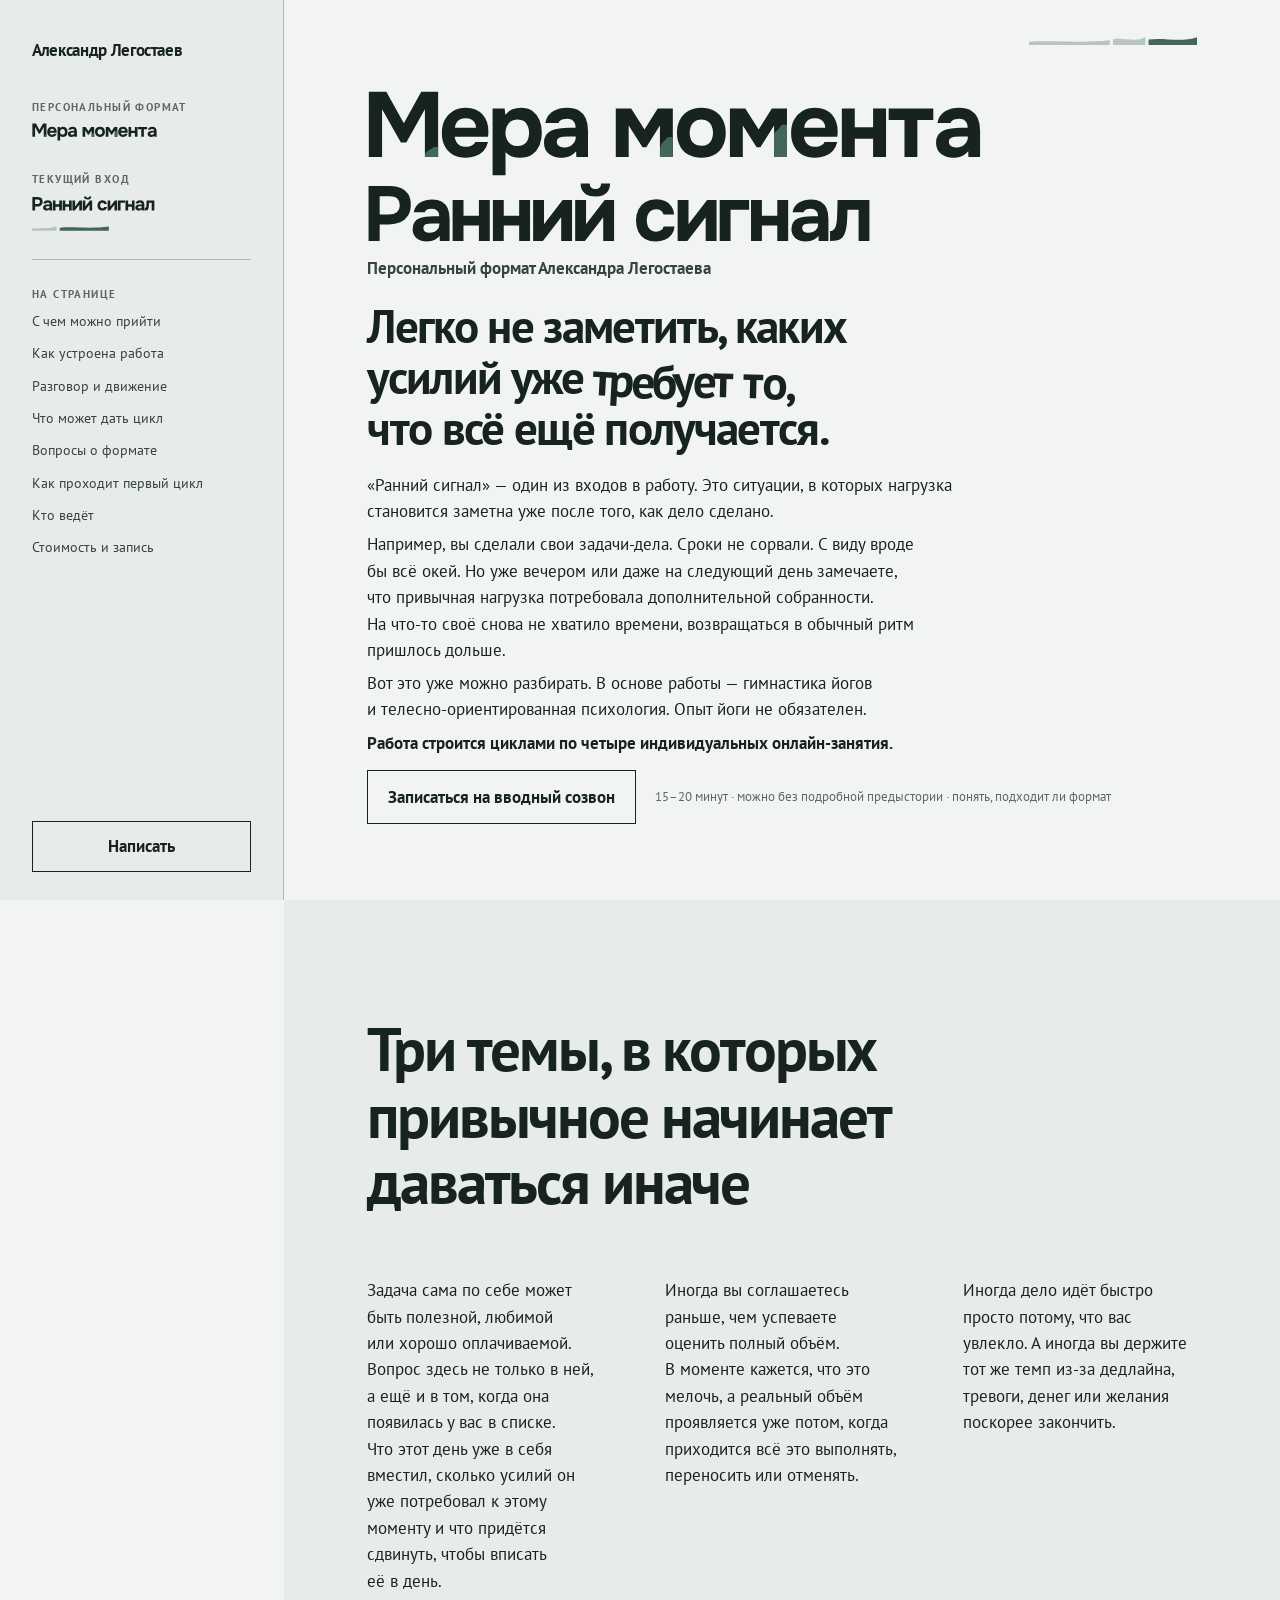
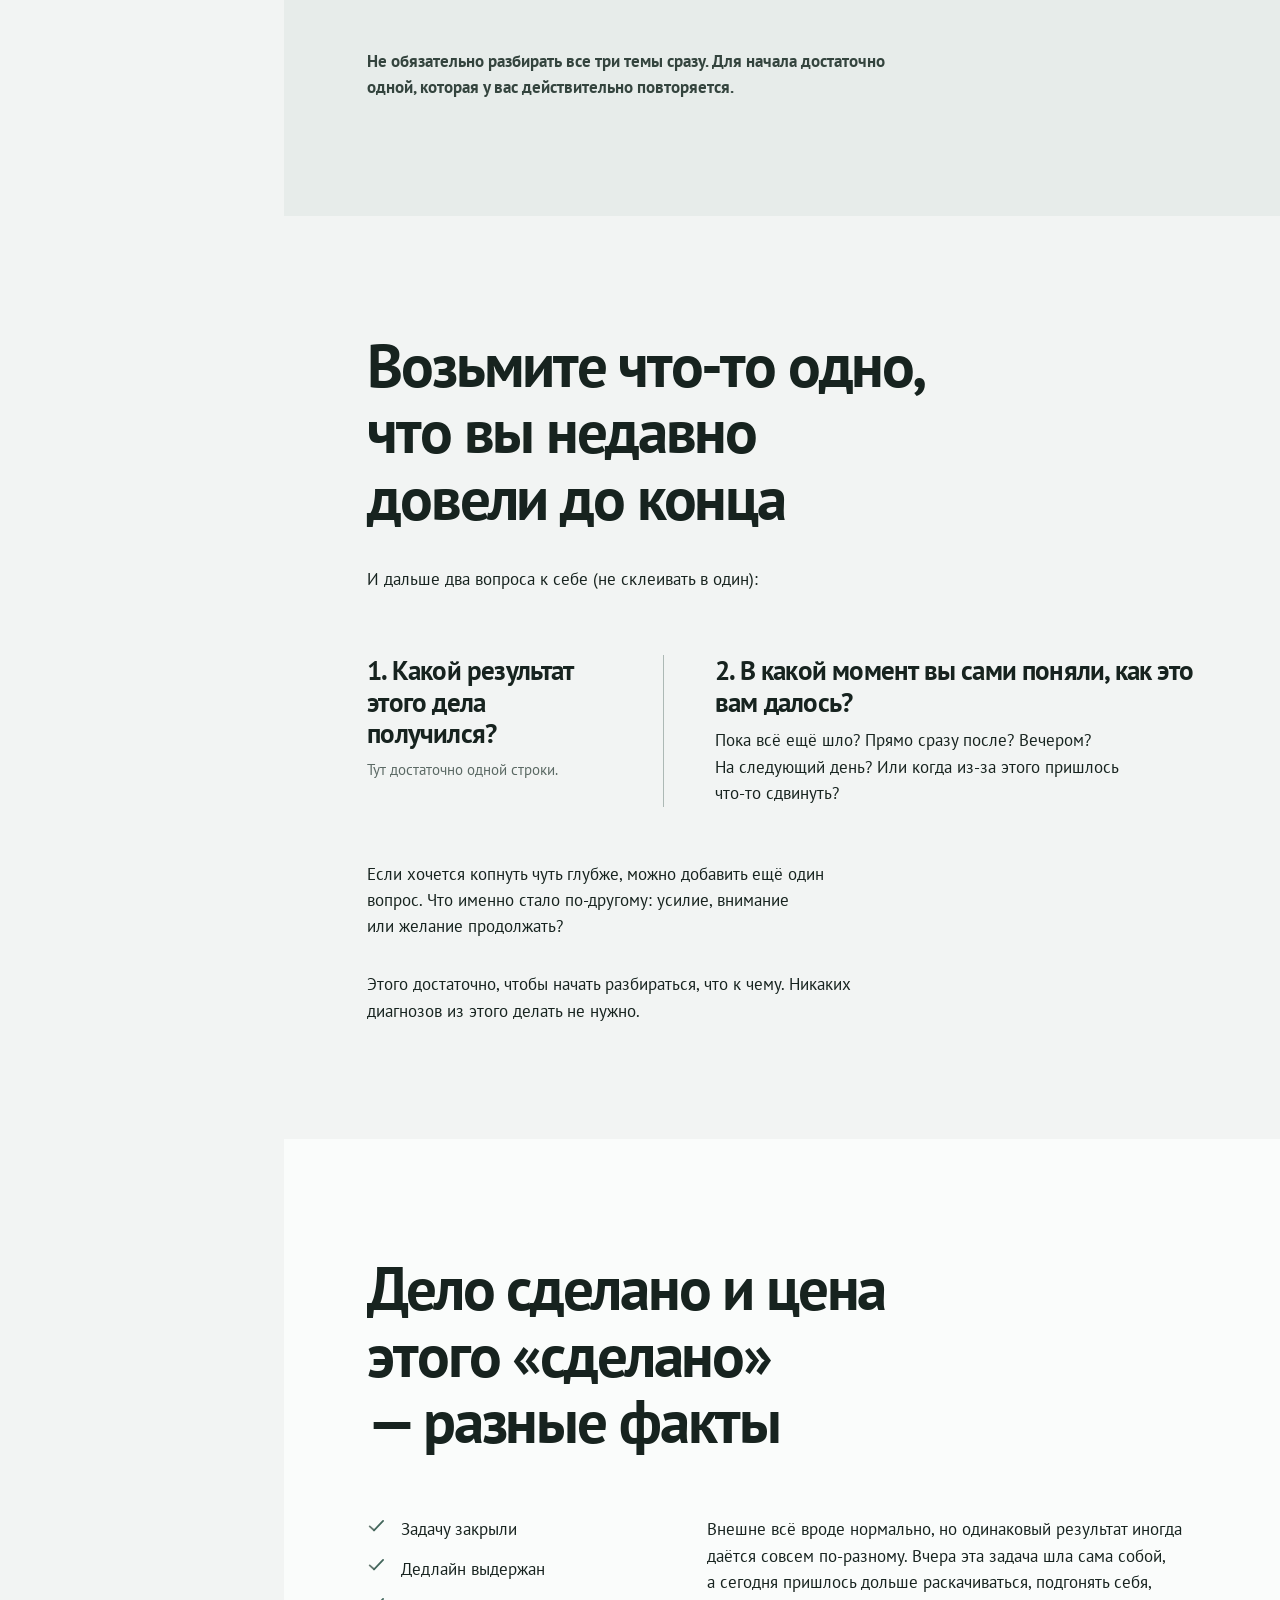
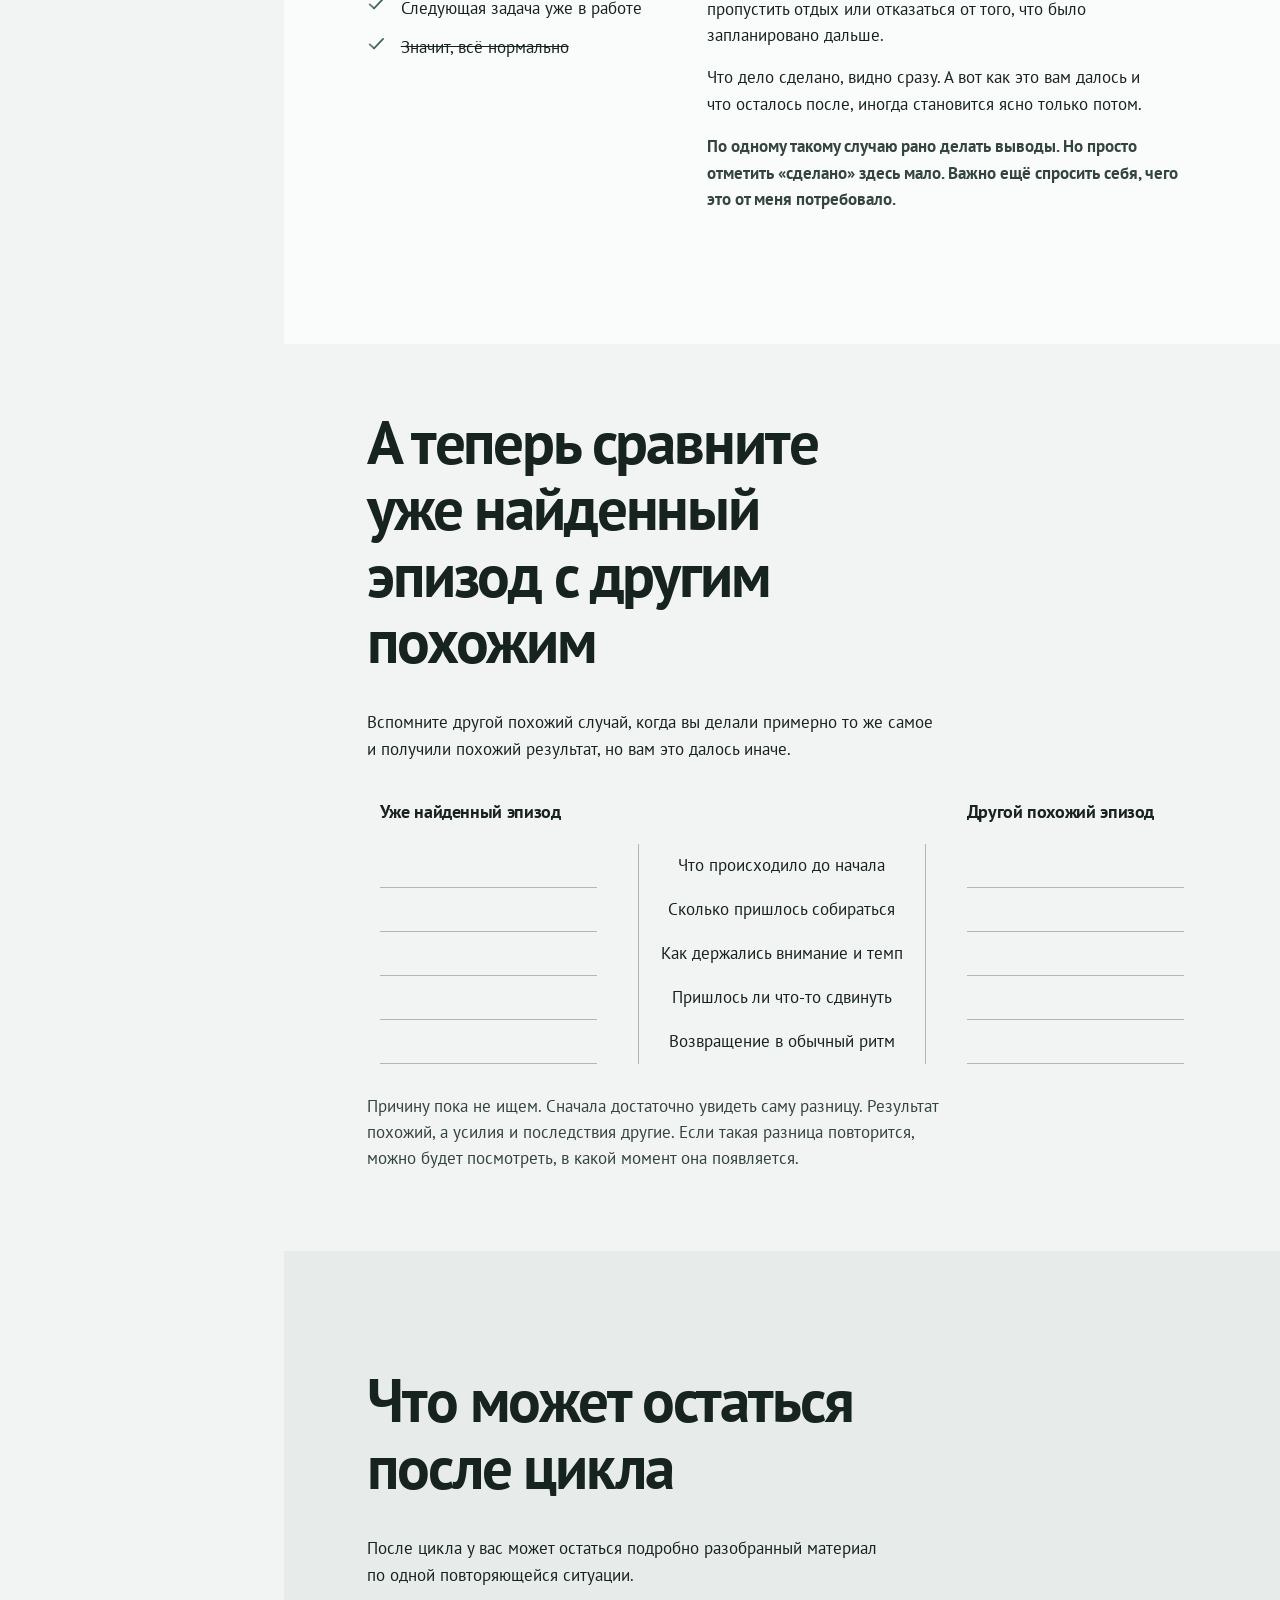
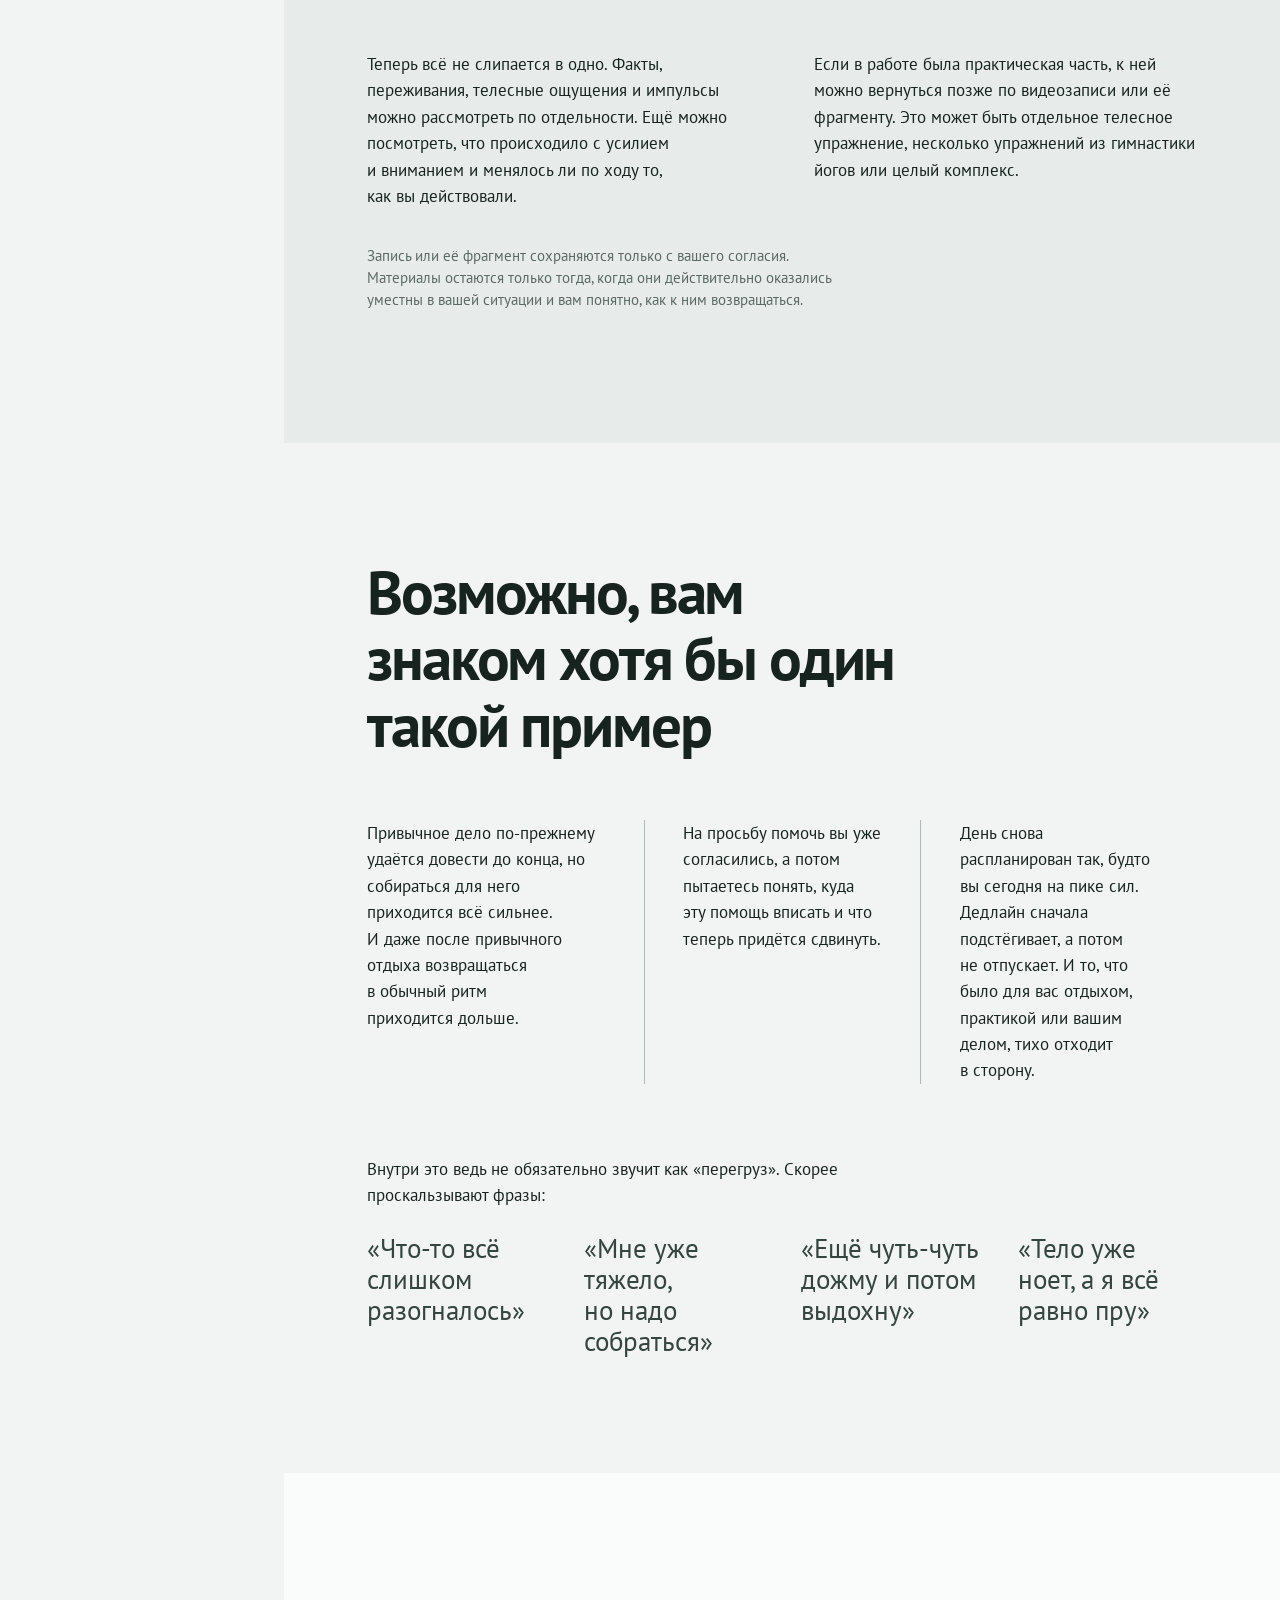
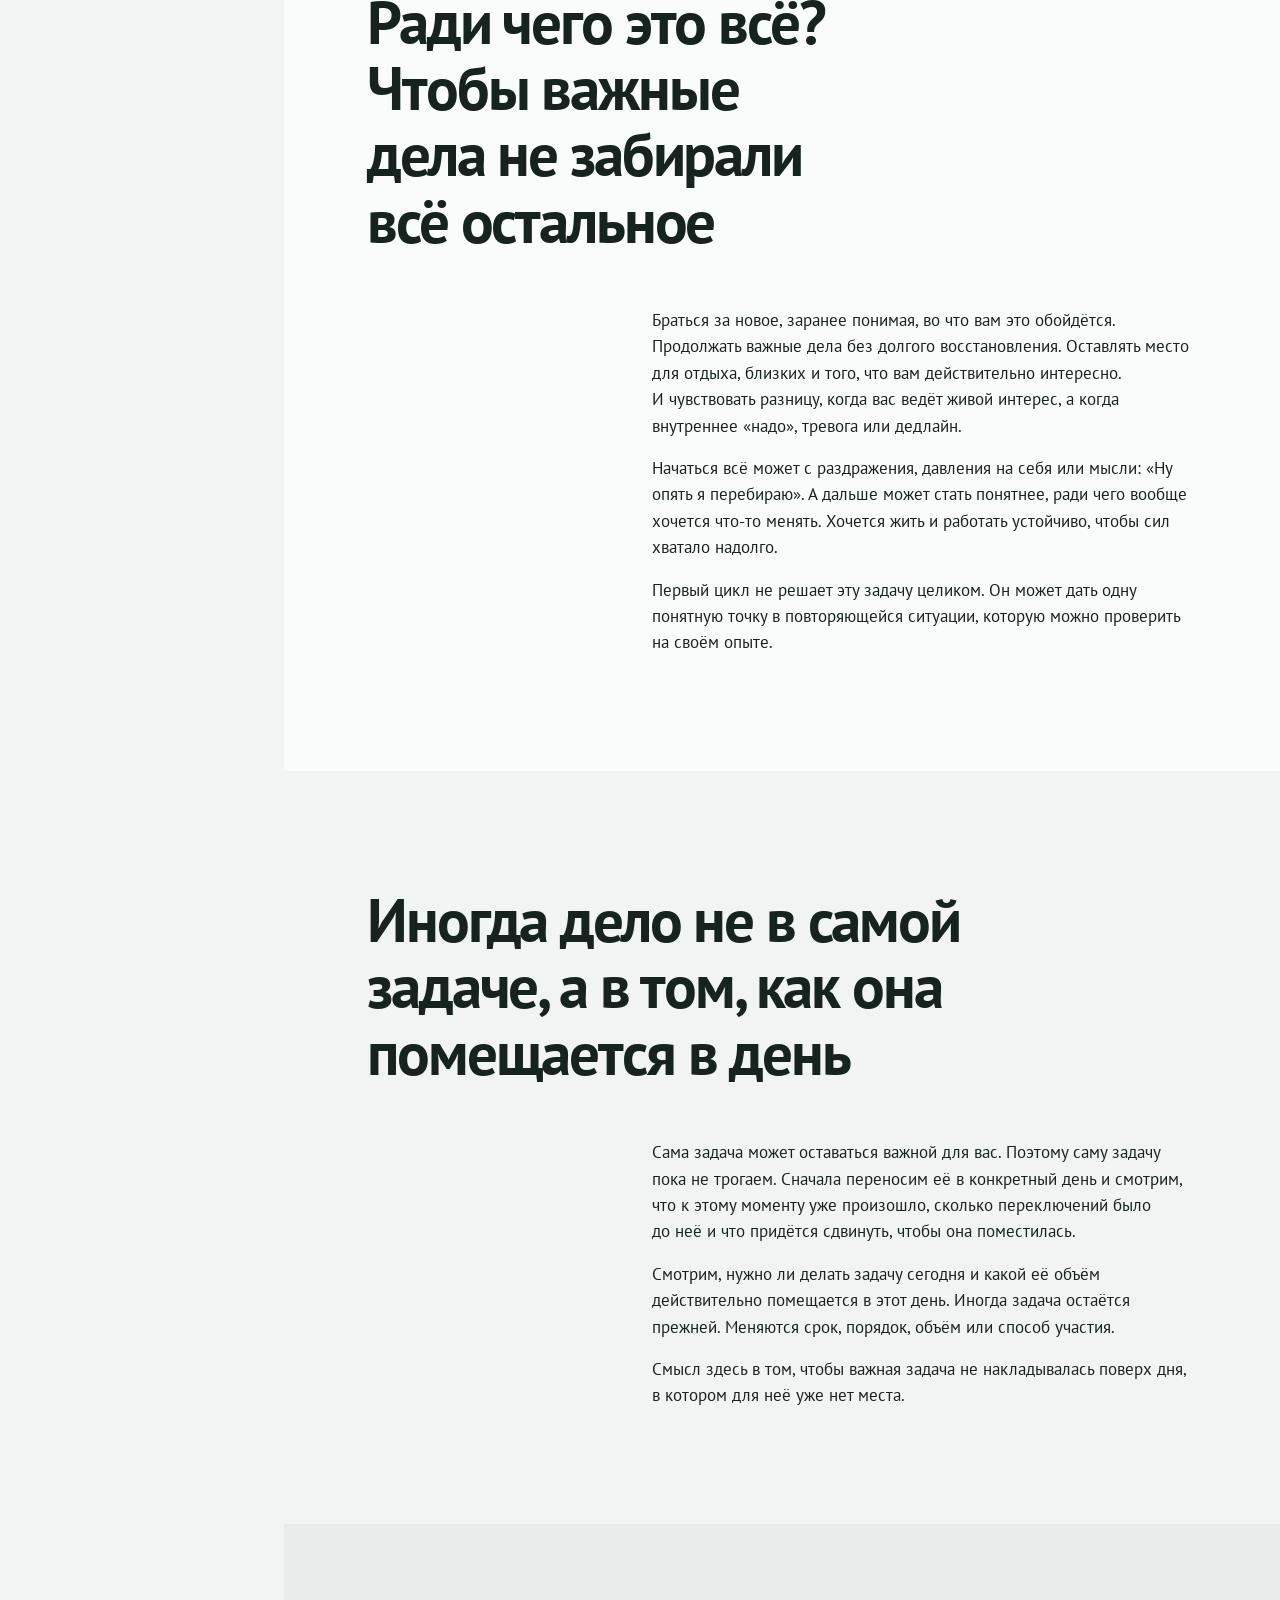
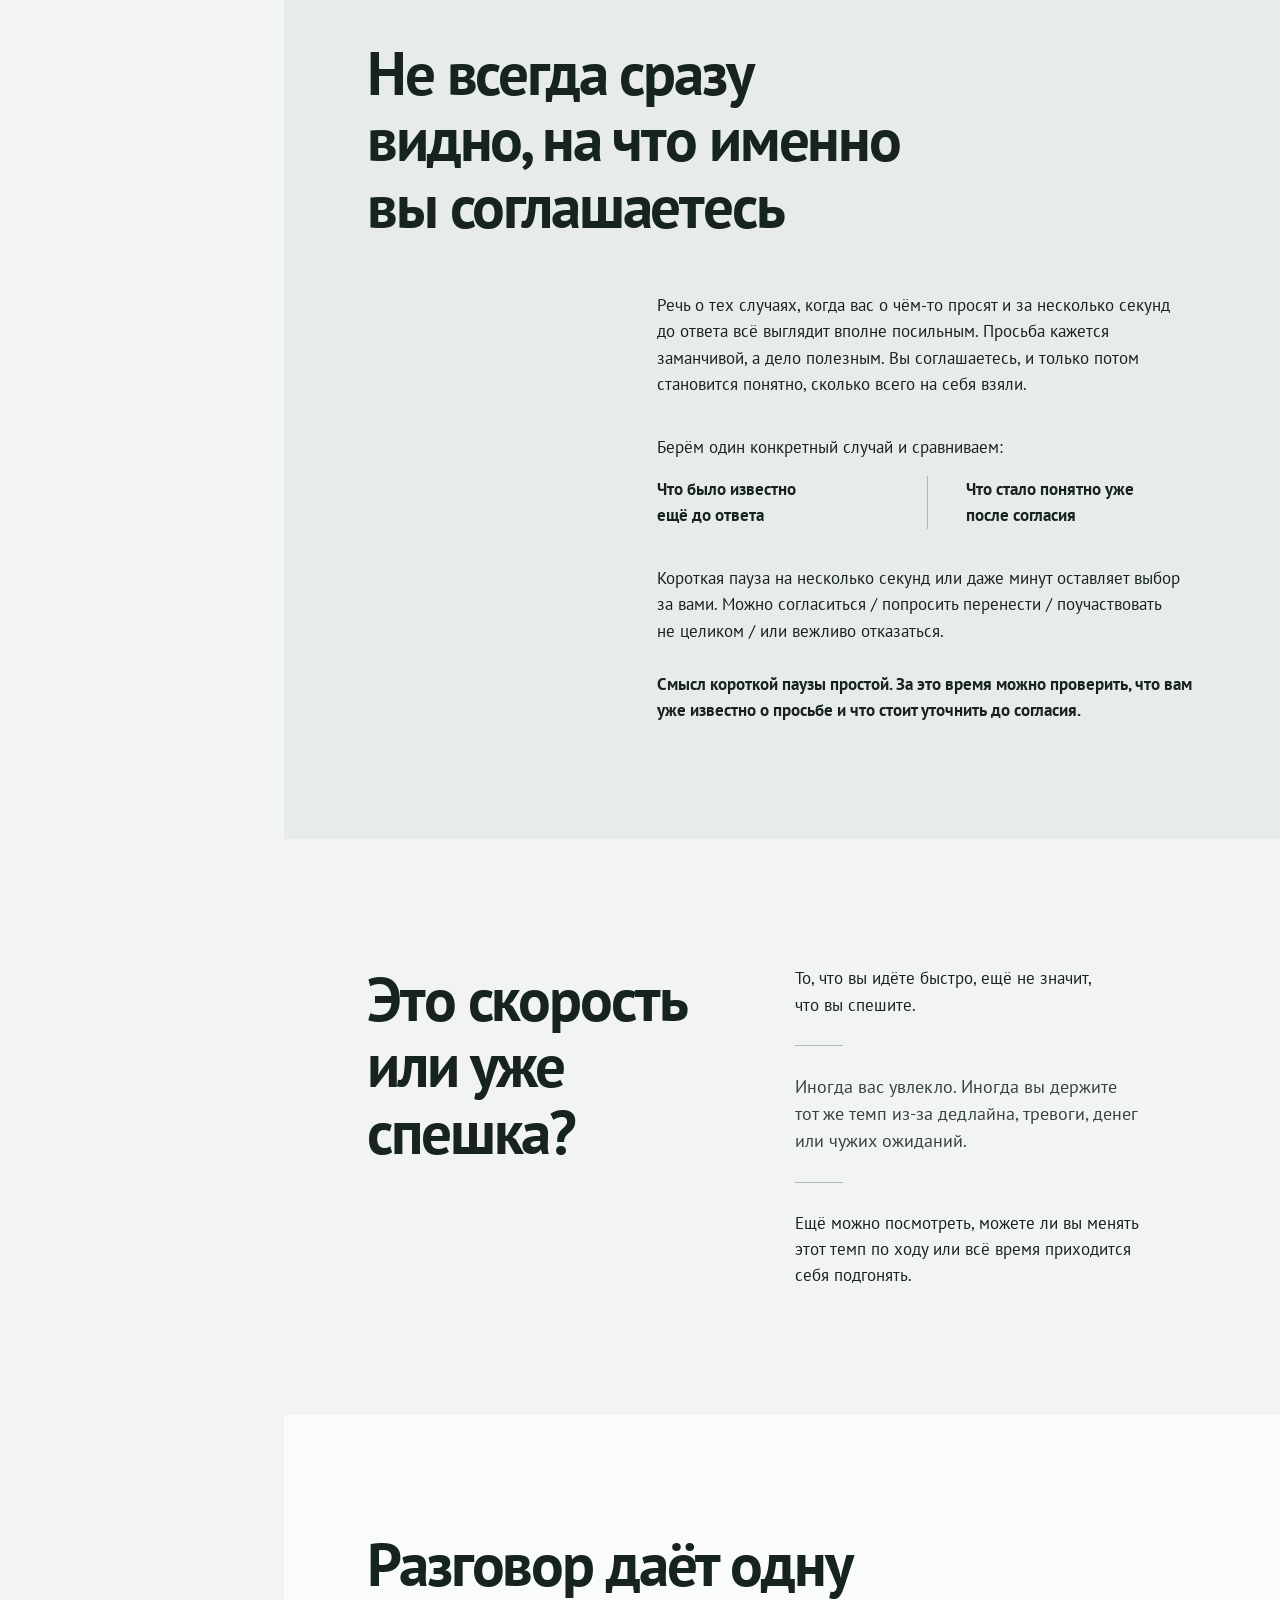
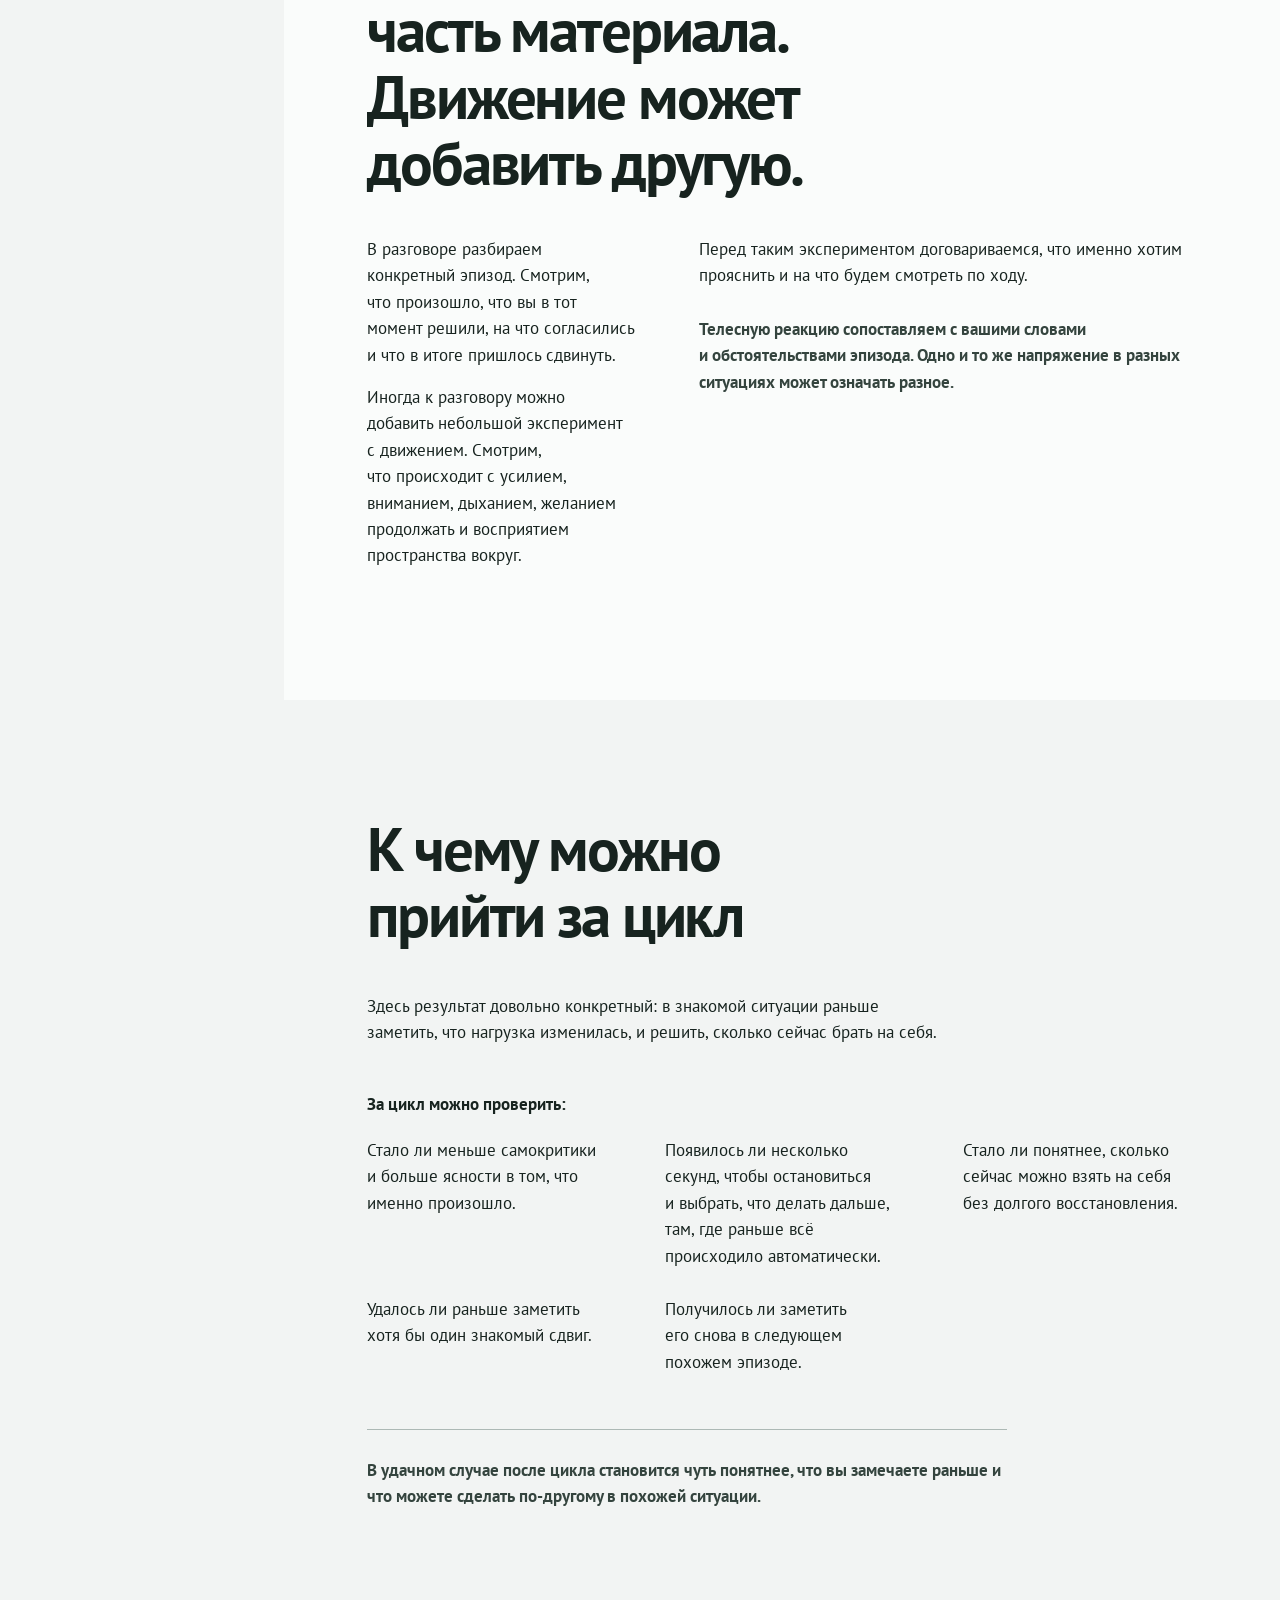
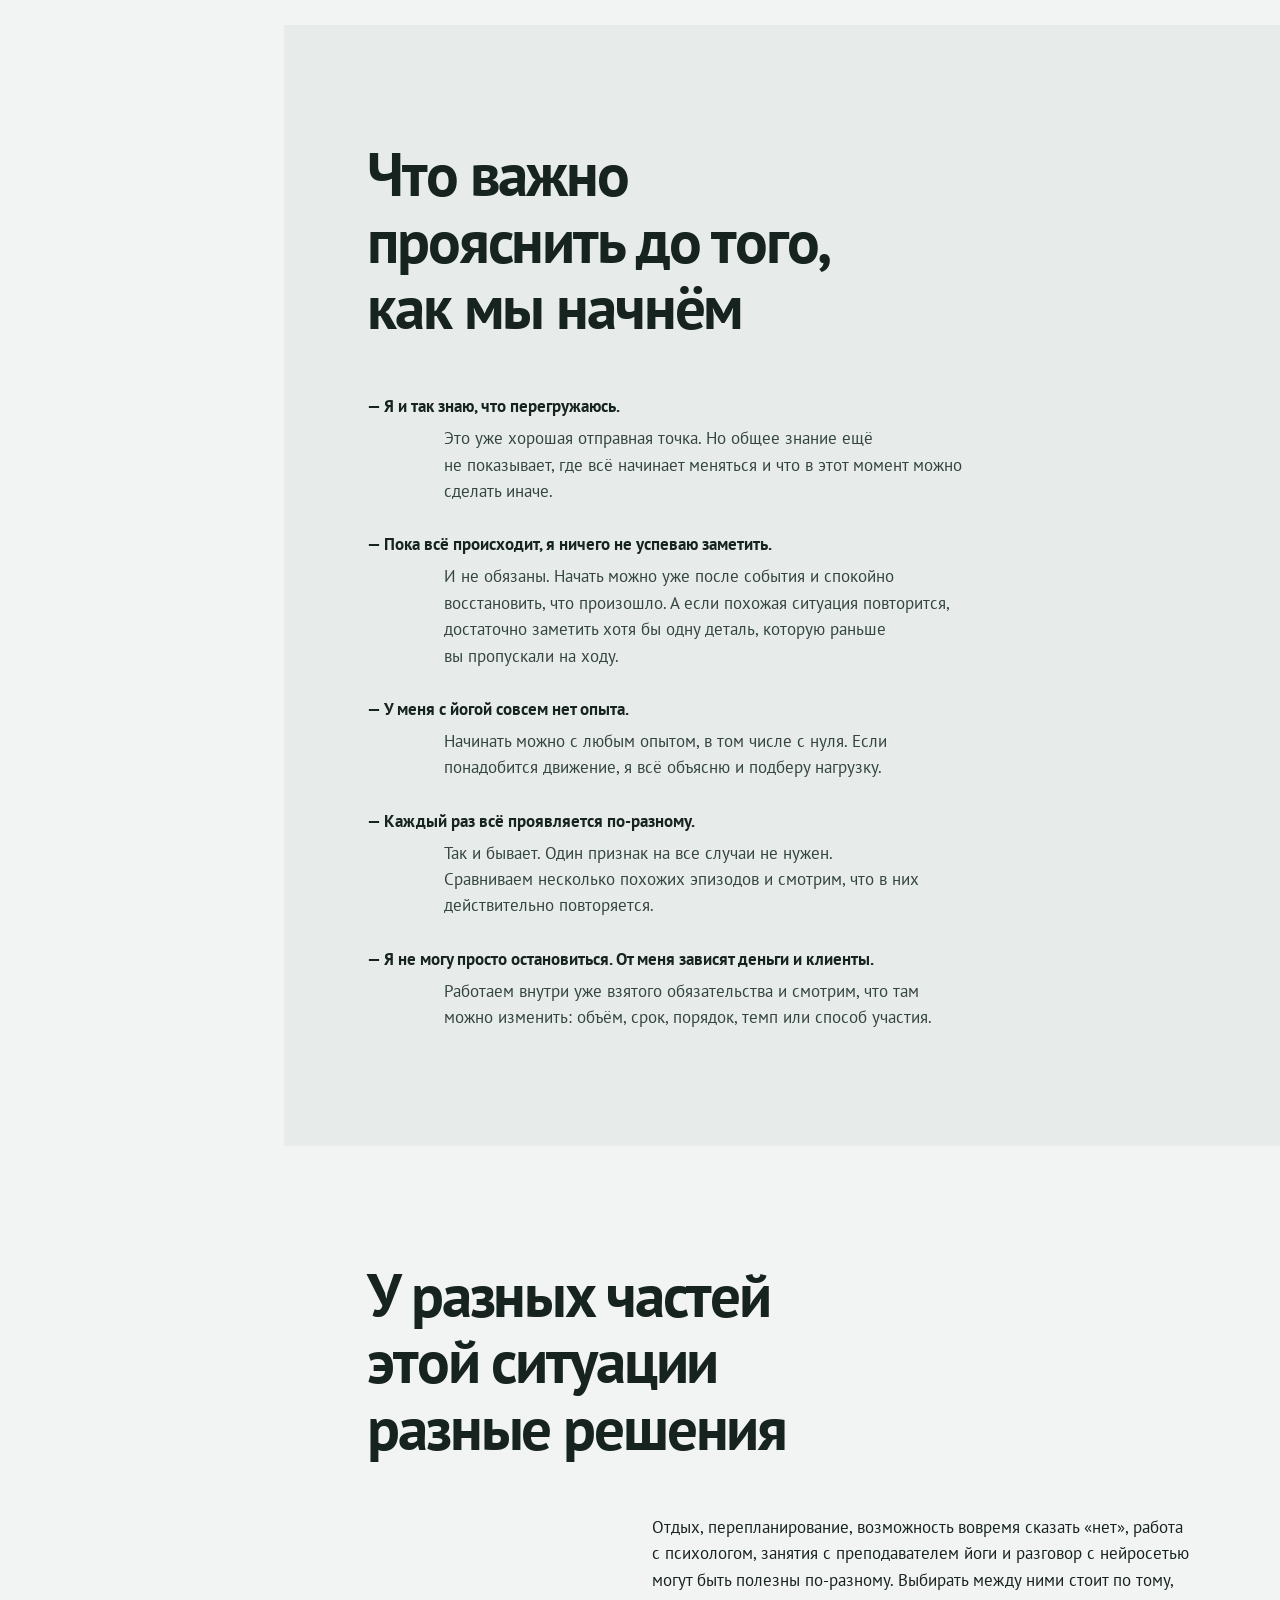
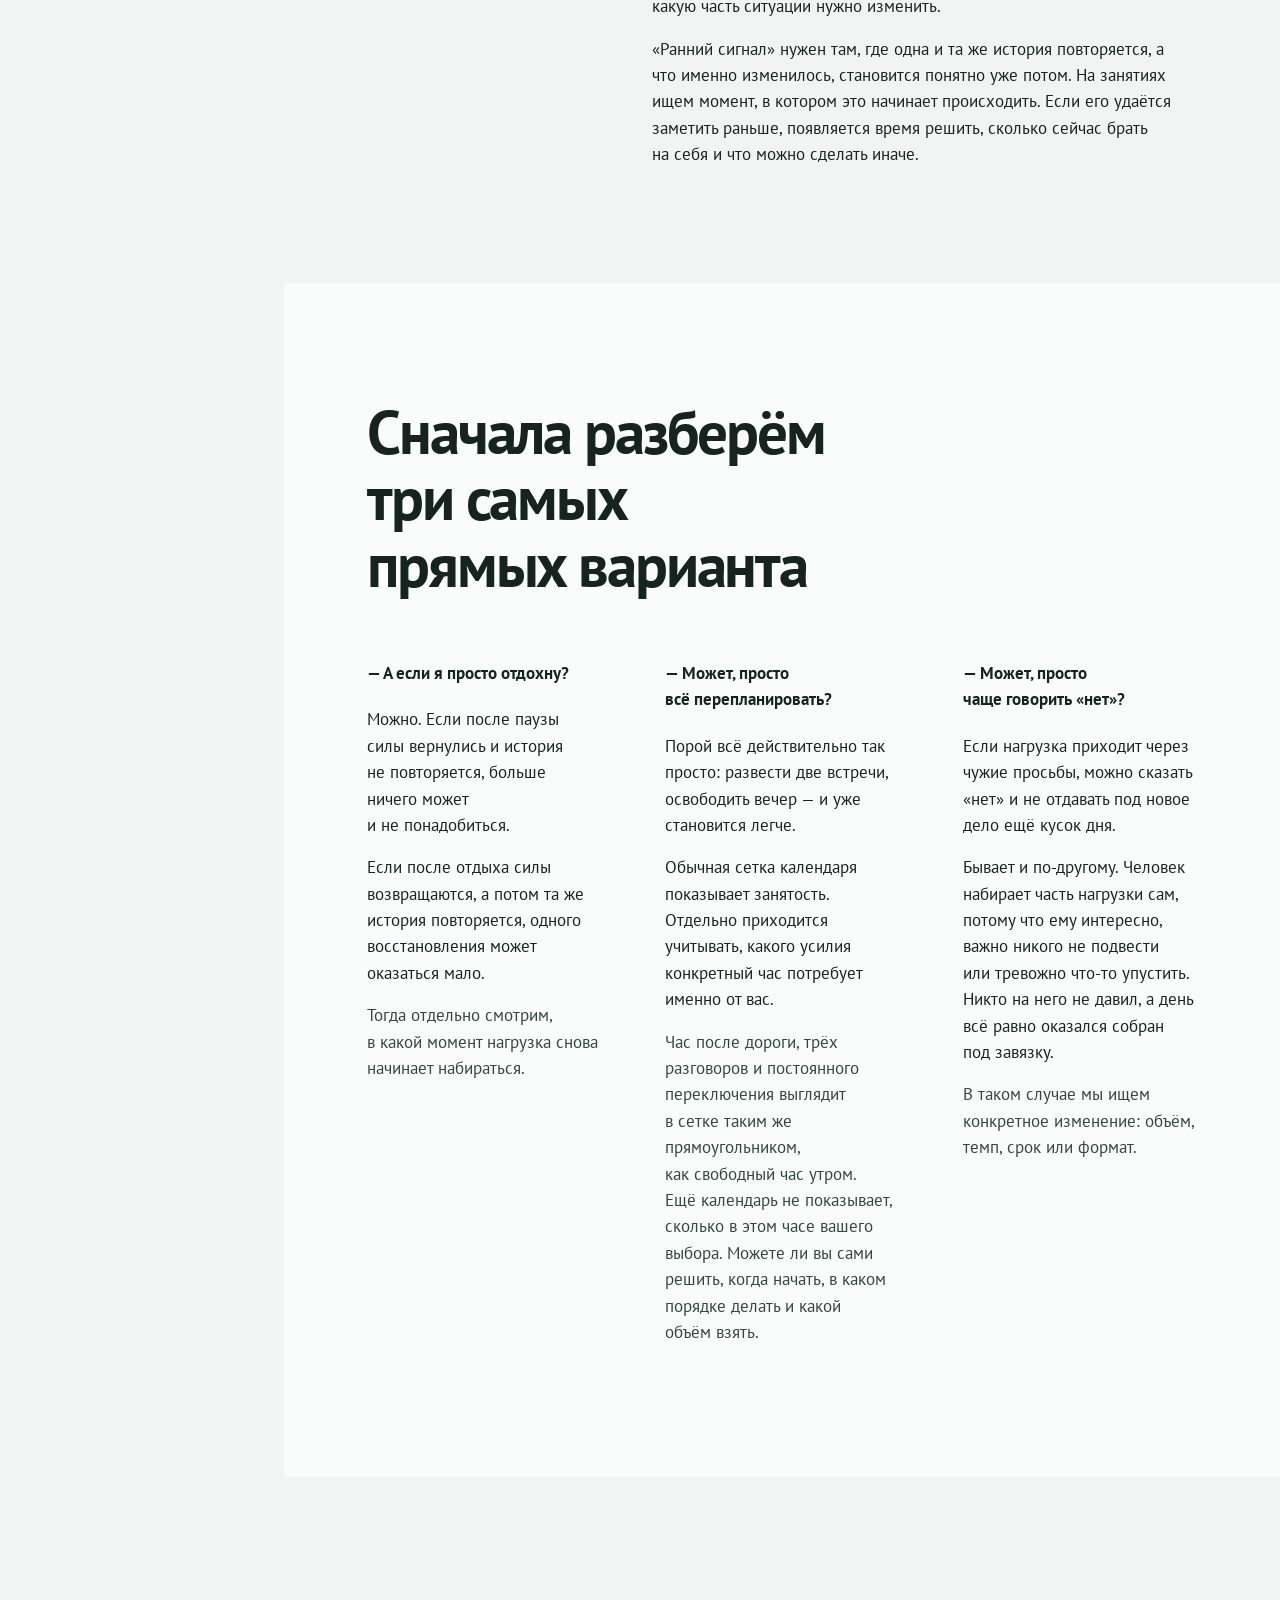
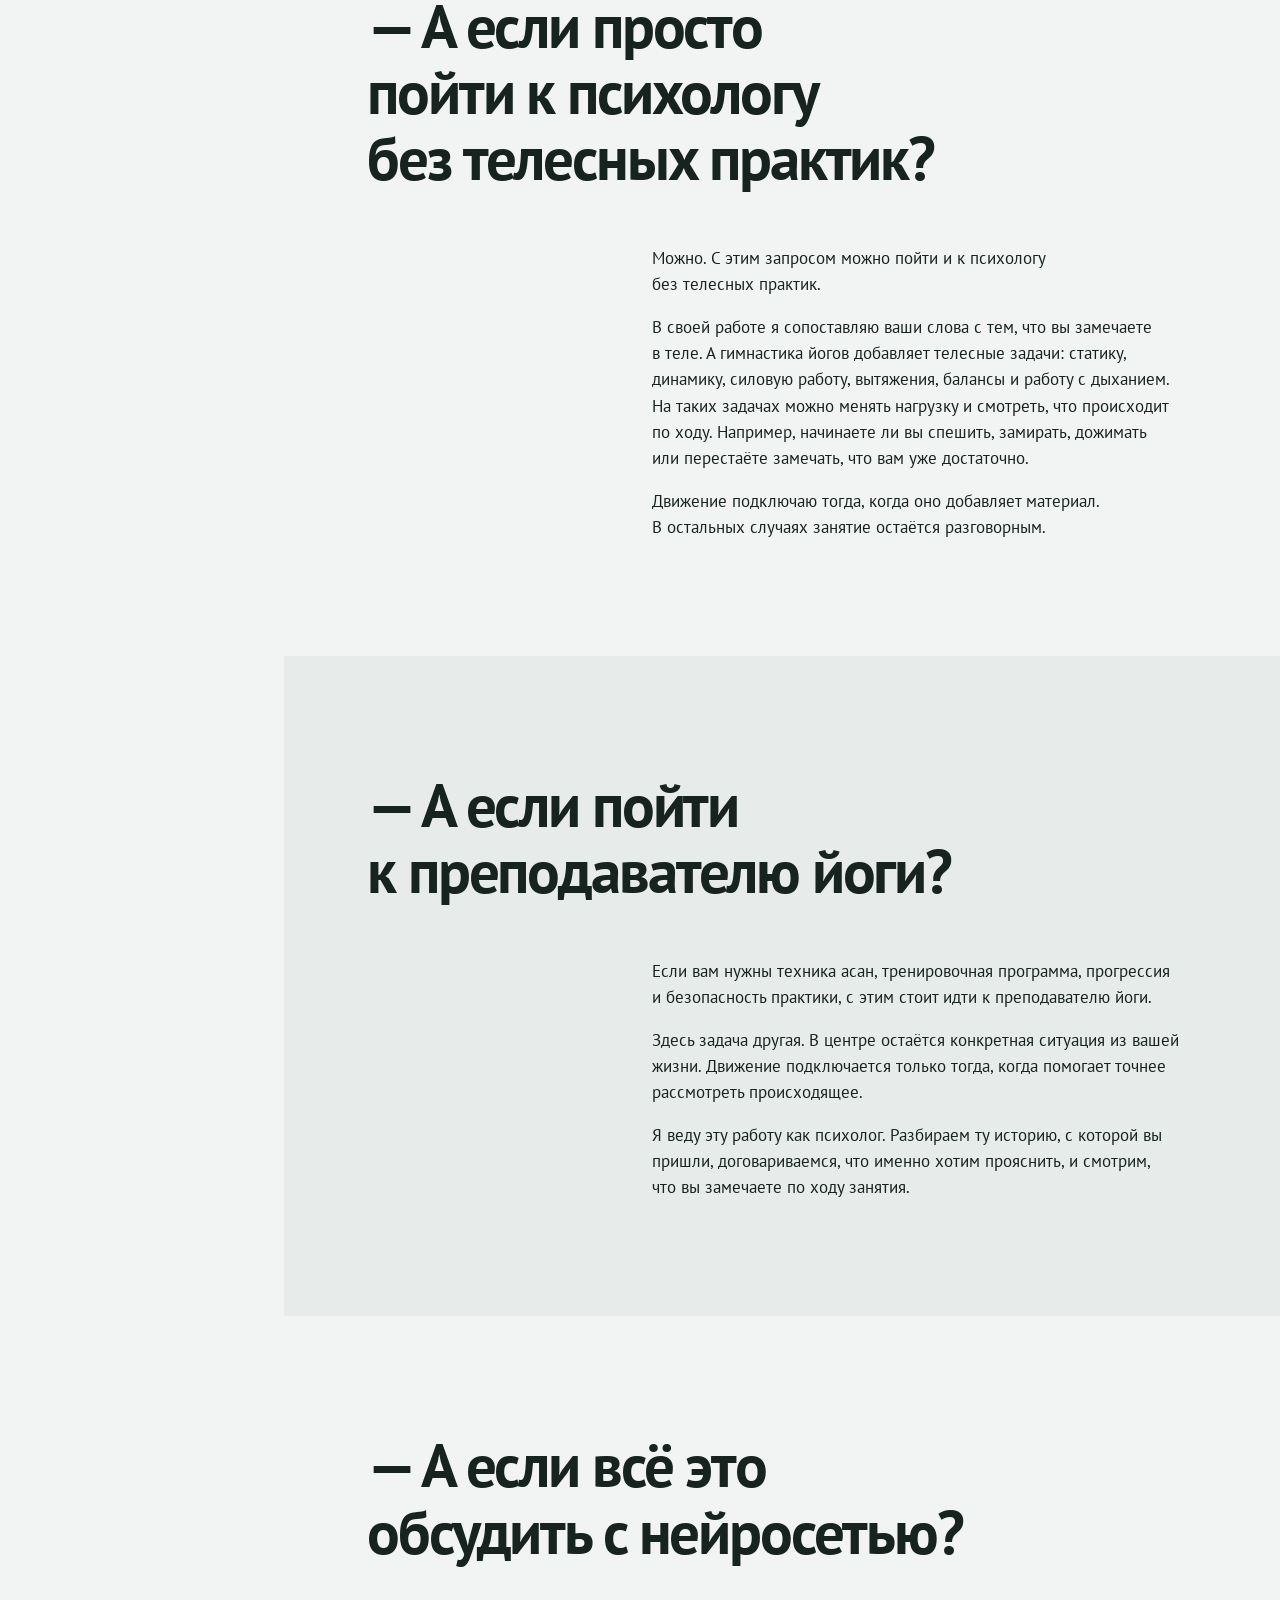
<file: index.html>
<!doctype html>
<html lang="ru">
<head>
<meta charset="utf-8">
<meta name="viewport" content="width=device-width, initial-scale=1">
<meta name="description" content="Легко не заметить, каких усилий уже требует то, что всё ещё получается. Персональный формат Александра Легостаева.">
<meta name="robots" content="index,follow,max-snippet:-1,max-image-preview:large,max-video-preview:-1">
<meta name="google-site-verification" content="CJWf83_AomickQQKsF2iidF2iI5WIWpK-iv3ULWANqI">
<meta name="referrer" content="strict-origin-when-cross-origin">
<meta name="theme-color" content="#f2f4f3">
<meta name="color-scheme" content="light">
<meta http-equiv="Content-Security-Policy" content="default-src 'self'; base-uri 'self'; connect-src 'none'; font-src 'self'; form-action 'none'; frame-src 'none'; img-src 'self' data:; media-src 'none'; object-src 'none'; script-src 'self' 'sha256-0UmkrJpW/r+M3o9Zx7Q6O8hpEPON1rjVdazo63wVTKU='; style-src 'self'; upgrade-insecure-requests">
<title>Мера момента: Ранний сигнал — Александр Легостаев</title>
<link rel="canonical" href="https://aleksandrlegostaev.ru/mera-momenta/ranniy-signal/">
<link rel="icon" href="/assets/favicon.svg" type="image/svg+xml">
<link rel="apple-touch-icon" href="/assets/apple-touch-icon.png">
<link rel="preload" href="/assets/fonts/pt-sans-regular.woff2" as="font" type="font/woff2" crossorigin>
<link rel="preload" href="/assets/fonts/pt-sans-bold.woff2" as="font" type="font/woff2" crossorigin>
<link rel="stylesheet" href="/assets/site.css">
<script src="/assets/site.js" defer></script>
<meta property="og:type" content="website">
<meta property="og:locale" content="ru_RU">
<meta property="og:site_name" content="Александр Легостаев">
<meta property="og:title" content="Мера момента: Ранний сигнал — Александр Легостаев">
<meta property="og:description" content="Легко не заметить, каких усилий уже требует то, что всё ещё получается. Персональный формат Александра Легостаева.">
<meta property="og:url" content="https://aleksandrlegostaev.ru/mera-momenta/ranniy-signal/">
<meta property="og:image" content="https://aleksandrlegostaev.ru/assets/images/mera-momenta-ranniy-signal-og.png">
<meta property="og:image:width" content="1200">
<meta property="og:image:height" content="630">
<meta property="og:image:alt" content="Мера момента: Ранний сигнал — Александр Легостаев">
<meta name="twitter:card" content="summary_large_image">
<meta name="twitter:title" content="Мера момента: Ранний сигнал — Александр Легостаев">
<meta name="twitter:description" content="Легко не заметить, каких усилий уже требует то, что всё ещё получается. Персональный формат Александра Легостаева.">
<meta name="twitter:image" content="https://aleksandrlegostaev.ru/assets/images/mera-momenta-ranniy-signal-og.png">
<script type="application/ld+json">{"@context":"https://schema.org","@graph":[{"@type":"WebSite","@id":"https://aleksandrlegostaev.ru/#website","url":"https://aleksandrlegostaev.ru/","name":"Александр Легостаев","inLanguage":"ru"},{"@type":"Person","@id":"https://aleksandrlegostaev.ru/#alexander-legostaev","name":"Александр Легостаев","url":"https://aleksandrlegostaev.ru/","jobTitle":["психолог","преподаватель йоги"],"knowsAbout":["гимнастика йогов","телесно-ориентированная психология","индивидуальная онлайн-работа"]},{"@type":"Service","@id":"https://aleksandrlegostaev.ru/mera-momenta/ranniy-signal/#service","name":"Мера момента: Ранний сигнал","description":"Легко не заметить, каких усилий уже требует то, что всё ещё получается. Персональный формат Александра Легостаева.","url":"https://aleksandrlegostaev.ru/mera-momenta/ranniy-signal/","provider":{"@id":"https://aleksandrlegostaev.ru/#alexander-legostaev"},"serviceType":"Персональный формат индивидуальных онлайн-занятий","offers":{"@type":"Offer","price":"24000","priceCurrency":"RUB","description":"Первый цикл: четыре индивидуальных онлайн-занятия по 60–75 минут","url":"https://aleksandrlegostaev.ru/mera-momenta/ranniy-signal/"}},{"@type":"WebPage","@id":"https://aleksandrlegostaev.ru/mera-momenta/ranniy-signal/#webpage","url":"https://aleksandrlegostaev.ru/mera-momenta/ranniy-signal/","name":"Мера момента: Ранний сигнал — Александр Легостаев","description":"Легко не заметить, каких усилий уже требует то, что всё ещё получается. Персональный формат Александра Легостаева.","inLanguage":"ru","datePublished":"2026-07-15","dateModified":"2026-09-11","isPartOf":{"@id":"https://aleksandrlegostaev.ru/#website"},"about":{"@id":"https://aleksandrlegostaev.ru/mera-momenta/ranniy-signal/#service"},"primaryImageOfPage":{"@type":"ImageObject","url":"https://aleksandrlegostaev.ru/assets/images/mera-momenta-ranniy-signal-og.png","width":1200,"height":630}}]}</script>
</head>
<body>
  <a class="skip-link" href="#content">К&nbsp;содержанию</a>
  <div class="mobile-header">
    <a class="mobile-header__brand" href="#hero">Александр Легостаев</a>
    <details class="mobile-menu">
      <summary>На&nbsp;странице</summary>
      <div class="mobile-menu__panel">
        <nav class="section-nav" aria-label="Разделы страницы">
          <a href="#entry-themes">С&nbsp;чем можно прийти</a><a href="#episode">Как устроена работа</a><a href="#method-owner">Разговор и&nbsp;движение</a><a href="#cycle-outcome">Что может дать цикл</a><a href="#barriers">Вопросы о&nbsp;формате</a><a href="#format">Как проходит первый цикл</a><a href="#author">Кто ведёт</a><a href="#offer">Стоимость и&nbsp;запись</a>
        </nav>
        <a class="write-link" href="https://t.me/aleksandr_legostaev">Написать</a>
      </div>
    </details>
  </div>
  <div class="site-shell">
    <aside class="sidebar" aria-label="Навигация по лендингу">
      <div class="sidebar__identity">
        <a class="author-link" href="#hero">Александр Легостаев</a>
        <p class="eyebrow">ПЕРСОНАЛЬНЫЙ ФОРМАТ</p>
        <img class="format-wordmark" src="/assets/wordmarks/mera-momenta-070-fill.svg" alt="Мера момента">
        <p class="eyebrow">ТЕКУЩИЙ ВХОД</p>
        <img class="route-wordmark" src="/assets/wordmarks/early-signal-onest-700.svg" alt="Ранний сигнал">
        <svg aria-hidden="true" class="route-wave-cue" preserveAspectRatio="none" viewBox="0 0 76.8 4.8"><path class="cue-pale" d="M0 4.8V2.65C6.2 1.65 16.7 3.25 24.53 .35V4.8Z"></path><path class="cue-dark" d="M27.73 4.8V1.95C39 .2 58.5 3.25 76.8 .55V4.8Z"></path></svg>
      </div>
      <p class="eyebrow sidebar__section-label">НА&nbsp;СТРАНИЦЕ</p>
      <nav class="section-nav" aria-label="Разделы страницы">
            <a href="#entry-themes">С&nbsp;чем можно прийти</a><a href="#episode">Как устроена работа</a><a href="#method-owner">Разговор и&nbsp;движение</a><a href="#cycle-outcome">Что может дать цикл</a><a href="#barriers">Вопросы о&nbsp;формате</a><a href="#format">Как проходит первый цикл</a><a href="#author">Кто ведёт</a><a href="#offer">Стоимость и&nbsp;запись</a>
      </nav>
      <a class="write-link" href="https://t.me/aleksandr_legostaev">Написать</a>
    </aside>

    <main class="page" id="content" tabindex="-1">
      <section class="screen hero-screen hero-screen--accepted" id="hero">
        <div class="hero-primary">
          <svg aria-hidden="true" class="threshold-wave-cue" preserveAspectRatio="none" viewBox="0 0 168 7.9"><path class="cue-pale" d="M0 7.9V4.8C22 3.3 54 6.2 80.8 3.3V7.9Z"></path><path class="cue-pale" d="M84 7.9V2.4C94 .2 108 5.8 116.32 0V7.9Z"></path><path class="cue-dark" d="M119.52 7.9V2.6C134 .2 152 5.6 168 .2V7.9Z"></path></svg>
          <div class="screen-inner">
            <h1 class="visually-hidden">Мера момента: Ранний сигнал</h1>
            <div class="hero-wordmarks" aria-hidden="true"><img class="hero-master-wordmark" src="/assets/wordmarks/mera-momenta-070-fill.svg" alt=""><img class="hero-route-wordmark" src="/assets/wordmarks/early-signal-onest-700.svg" alt=""></div>
            <p class="hero-format">Персональный формат Александра Легостаева</p>
            <h2>Легко не&nbsp;заметить, каких усилий уже <span class="visually-hidden">требует то,</span><span class="pressure-phrase" aria-hidden="true"><span class="pressure-glyph">т</span><span class="pressure-glyph">р</span><span class="pressure-glyph">е</span><span class="pressure-glyph">б</span><span class="pressure-glyph">у</span><span class="pressure-glyph">е</span><span class="pressure-glyph">т</span><span class="pressure-gap">&nbsp;</span><span class="pressure-glyph">т</span><span class="pressure-glyph">о</span><span class="pressure-glyph">,</span></span> что&nbsp;всё ещё&nbsp;получается.</h2>
            <div class="hero-reading">
              <p>«Ранний сигнал» — один из&nbsp;входов в&nbsp;работу. Это ситуации, в&nbsp;которых нагрузка становится заметна уже&nbsp;после того, как&nbsp;дело сделано.</p>
              <p>Например, вы&nbsp;сделали свои задачи-дела. Сроки не&nbsp;сорвали. С&nbsp;виду вроде бы&nbsp;всё&nbsp;окей. Но&nbsp;уже вечером или&nbsp;даже на&nbsp;следующий день замечаете, что&nbsp;привычная нагрузка потребовала дополнительной собранности. На&nbsp;что-то&nbsp;своё снова не&nbsp;хватило времени, возвращаться в&nbsp;обычный ритм пришлось дольше.</p>
              <p>Вот это уже можно разбирать. В&nbsp;основе работы — гимнастика йогов и&nbsp;телесно-ориентированная психология. Опыт йоги не&nbsp;обязателен.</p>
              <p class="hero-cycle-fact">Работа строится циклами по&nbsp;четыре индивидуальных онлайн-занятия.</p>
            </div>
            <div class="hero-action"><a class="cta-link" href="https://t.me/aleksandr_legostaev">Записаться на&nbsp;вводный созвон</a><p class="cta-metadata">15–20 минут · можно без&nbsp;подробной предыстории · понять, подходит ли&nbsp;формат</p></div>
          </div>
        </div>
      </section>

      <section class="screen themes-screen" id="entry-themes">
        <div class="screen-inner"><h2>Три темы, в&nbsp;которых привычное начинает даваться иначе</h2>
          <div class="themes-grid"><p>Задача сама по&nbsp;себе может быть полезной, любимой или&nbsp;хорошо оплачиваемой. Вопрос здесь не&nbsp;только в&nbsp;ней, а ещё и в&nbsp;том, когда она появилась у&nbsp;вас в&nbsp;списке. Что&nbsp;этот день уже в&nbsp;себя вместил, сколько усилий он уже&nbsp;потребовал к&nbsp;этому моменту и что&nbsp;придётся сдвинуть, чтобы вписать её в&nbsp;день.</p><p>Иногда вы&nbsp;соглашаетесь раньше, чем успеваете оценить полный объём. В&nbsp;моменте кажется, что это мелочь, а&nbsp;реальный объём проявляется уже потом, когда приходится всё это выполнять, переносить или&nbsp;отменять.</p><p>Иногда дело идёт быстро просто потому, что&nbsp;вас увлекло. А&nbsp;иногда вы держите тот же темп из‑за&nbsp;дедлайна, тревоги, денег или&nbsp;желания поскорее закончить.</p></div>
          <p class="themes-close">Не&nbsp;обязательно разбирать все три темы сразу. Для&nbsp;начала достаточно одной, которая у&nbsp;вас действительно повторяется.</p>
        </div>
      </section>

      <section class="screen episode-screen" id="episode">
        <div class="screen-inner"><h2>Возьмите что-то&nbsp;одно, что&nbsp;вы&nbsp;недавно довели до&nbsp;конца</h2>
          <p class="episode-intro">И&nbsp;дальше два вопроса к&nbsp;себе (не&nbsp;склеивать в&nbsp;один):</p>
          <div class="procedure-grid">
            <div class="procedure-question"><strong>1.&nbsp;Какой результат этого дела получился?</strong><p class="muted-note procedure-answer-note">Тут достаточно одной строки.</p></div>
            <div class="procedure-question"><strong>2.&nbsp;В&nbsp;какой момент вы&nbsp;сами поняли, как это вам далось?</strong><p>Пока всё ещё шло? Прямо сразу после? Вечером? На&nbsp;следующий день? Или&nbsp;когда из‑за&nbsp;этого пришлось что-то&nbsp;сдвинуть?</p></div>
          </div>
          <div class="procedure-followup"><p>Если хочется копнуть чуть глубже, можно добавить ещё&nbsp;один вопрос. Что&nbsp;именно стало по-другому: усилие, внимание или&nbsp;желание продолжать?</p><p class="procedure-boundary">Этого достаточно, чтобы начать разбираться, что к&nbsp;чему. Никаких диагнозов из&nbsp;этого делать не&nbsp;нужно.</p></div>
        </div>
      </section>

      <section class="screen check-screen" id="result-vs-cost">
        <div class="screen-inner"><h2>Дело сделано и&nbsp;цена этого «сделано» — разные факты</h2>
          <div class="check-grid">
            <ul class="result-list"><li><svg aria-hidden="true" class="mm-check" viewBox="0 0 24 24"><path class="mm-check__short" d="M3.5 12.2 L9.2 17.3"></path><path class="mm-check__long" d="M9.2 17.3 L21 5.2"></path></svg><span>Задачу закрыли</span></li><li><svg aria-hidden="true" class="mm-check" viewBox="0 0 24 24"><path class="mm-check__short" d="M3.5 12.2 L9.2 17.3"></path><path class="mm-check__long" d="M9.2 17.3 L21 5.2"></path></svg><span>Дедлайн выдержан</span></li><li><svg aria-hidden="true" class="mm-check" viewBox="0 0 24 24"><path class="mm-check__short" d="M3.5 12.2 L9.2 17.3"></path><path class="mm-check__long" d="M9.2 17.3 L21 5.2"></path></svg><span>Следующая задача уже в&nbsp;работе</span></li><li><svg aria-hidden="true" class="mm-check" viewBox="0 0 24 24"><path class="mm-check__short" d="M3.5 12.2 L9.2 17.3"></path><path class="mm-check__long" d="M9.2 17.3 L21 5.2"></path></svg><span><s>Значит, всё нормально</s></span></li></ul>
            <div class="check-copy"><p>Внешне всё вроде нормально, но&nbsp;одинаковый результат иногда даётся совсем по-разному. Вчера эта задача шла сама собой, а&nbsp;сегодня пришлось дольше раскачиваться, подгонять себя, пропустить отдых или&nbsp;отказаться от&nbsp;того, что было запланировано дальше.</p><p>Что&nbsp;дело сделано, видно сразу. А&nbsp;вот как&nbsp;это вам далось и что&nbsp;осталось после, иногда становится ясно только потом.</p><p>По&nbsp;одному такому случаю рано делать выводы. Но&nbsp;просто отметить «сделано» здесь мало. Важно ещё спросить себя, чего это от&nbsp;меня потребовало.</p></div>
          </div>
        </div>
      </section>

      <section class="screen compare-screen" id="compare">
        <div class="screen-inner"><h2>А&nbsp;теперь сравните уже найденный эпизод с&nbsp;другим похожим</h2>
          <p class="compare-entry">Вспомните другой похожий случай, когда вы&nbsp;делали примерно то&nbsp;же&nbsp;самое и&nbsp;получили похожий результат, но&nbsp;вам это далось иначе.</p>
          <div class="comparison-board" role="group" aria-label="Сравнение двух эпизодов">
            <div class="comparison-headings">
              <p class="board-heading board-heading--first">Уже найденный эпизод</p><span class="board-heading-spacer" aria-hidden="true"></span><p class="board-heading board-heading--second">Другой похожий эпизод</p>
            </div>
            <div class="comparison-row"><p class="board-criterion">Что происходило до&nbsp;начала</p><span class="board-line board-line--first" aria-hidden="true"></span><span class="board-line board-line--second" aria-hidden="true"></span></div>
            <div class="comparison-row"><p class="board-criterion">Сколько пришлось собираться</p><span class="board-line board-line--first" aria-hidden="true"></span><span class="board-line board-line--second" aria-hidden="true"></span></div>
            <div class="comparison-row"><p class="board-criterion">Как держались внимание и&nbsp;темп</p><span class="board-line board-line--first" aria-hidden="true"></span><span class="board-line board-line--second" aria-hidden="true"></span></div>
            <div class="comparison-row"><p class="board-criterion">Пришлось ли&nbsp;что-то&nbsp;сдвинуть</p><span class="board-line board-line--first" aria-hidden="true"></span><span class="board-line board-line--second" aria-hidden="true"></span></div>
            <div class="comparison-row"><p class="board-criterion">Возвращение в&nbsp;обычный ритм</p><span class="board-line board-line--first" aria-hidden="true"></span><span class="board-line board-line--second" aria-hidden="true"></span></div>
          </div>
          <p class="comparison-conclusion">Причину пока не&nbsp;ищем. Сначала достаточно увидеть саму разницу. Результат похожий, а&nbsp;усилия и&nbsp;последствия другие. Если такая разница повторится, можно будет посмотреть, в&nbsp;какой момент она появляется.</p>
        </div>
      </section>

      <section class="screen cycle-screen" id="materials">
        <div class="screen-inner"><h2>Что может остаться после цикла</h2>
          <p class="cycle-intro">После цикла у&nbsp;вас может остаться подробно разобранный материал по&nbsp;одной повторяющейся ситуации.</p>
          <div class="cycle-pair"><p>Теперь всё не&nbsp;слипается в&nbsp;одно. Факты, переживания, телесные ощущения и&nbsp;импульсы можно рассмотреть по&nbsp;отдельности. Ещё&nbsp;можно посмотреть, что&nbsp;происходило с&nbsp;усилием и&nbsp;вниманием и&nbsp;менялось ли по&nbsp;ходу то, как&nbsp;вы действовали.</p><p>Если в&nbsp;работе была практическая часть, к&nbsp;ней можно вернуться позже по&nbsp;видеозаписи или&nbsp;её фрагменту. Это может быть отдельное телесное упражнение, несколько упражнений из&nbsp;гимнастики йогов или&nbsp;целый комплекс.</p></div>
          <p class="muted-note cycle-note">Запись или&nbsp;её&nbsp;фрагмент сохраняются только с&nbsp;вашего согласия. Материалы остаются только тогда, когда они действительно оказались уместны в&nbsp;вашей ситуации и&nbsp;вам понятно, как к&nbsp;ним возвращаться.</p>
        </div>
      </section>

      <section class="screen recognition-screen recognition-screen--clean" id="recognition">
        <div class="screen-inner"><h2>Возможно, вам знаком хотя бы&nbsp;один такой пример</h2>
          <div class="recognition-scenes"><p>Привычное дело по-прежнему удаётся довести до&nbsp;конца, но собираться для&nbsp;него приходится всё сильнее. И&nbsp;даже после привычного отдыха возвращаться в&nbsp;обычный ритм приходится дольше.</p><p>На&nbsp;просьбу помочь вы&nbsp;уже согласились, а&nbsp;потом пытаетесь понять, куда эту помощь вписать и&nbsp;что теперь придётся сдвинуть.</p><p>День снова распланирован так, будто вы&nbsp;сегодня на&nbsp;пике сил. Дедлайн сначала подстёгивает, а&nbsp;потом не&nbsp;отпускает. И&nbsp;то, что было для&nbsp;вас отдыхом, практикой или&nbsp;вашим делом, тихо отходит в&nbsp;сторону.</p></div>
          <p class="recognition-language-intro">Внутри это ведь не&nbsp;обязательно звучит как&nbsp;«перегруз». Скорее проскальзывают фразы:</p>
          <div class="recognition-quotes"><p>«Что-то&nbsp;всё слишком разогналось»</p><p>«Мне уже тяжело, но&nbsp;надо собраться»</p><p>«Ещё чуть-чуть дожму и&nbsp;потом выдохну»</p><p>«Тело уже ноет, а&nbsp;я&nbsp;всё равно пру»</p></div>
        </div>
      </section>

      <section class="screen split-screen desired-screen" id="direction">
        <div class="screen-inner"><h2>Ради чего это всё? Чтобы важные дела не&nbsp;забирали всё остальное</h2>
          <div class="split-copy"><p>Браться за&nbsp;новое, заранее понимая, во&nbsp;что вам это обойдётся. Продолжать важные дела без&nbsp;долгого восстановления. Оставлять место для&nbsp;отдыха, близких и&nbsp;того, что вам действительно интересно. И&nbsp;чувствовать разницу, когда вас ведёт живой интерес, а&nbsp;когда внутреннее «надо», тревога или&nbsp;дедлайн.</p><p>Начаться всё может с&nbsp;раздражения, давления на&nbsp;себя или&nbsp;мысли: «Ну опять я&nbsp;перебираю». А&nbsp;дальше может стать понятнее, ради чего вообще хочется что-то менять. Хочется жить и&nbsp;работать устойчиво, чтобы сил хватало надолго.</p><p>Первый цикл не&nbsp;решает эту задачу целиком. Он может дать одну понятную точку в&nbsp;повторяющейся ситуации, которую можно проверить на&nbsp;своём опыте.</p></div>
        </div>
      </section>

      <section class="screen split-screen day-fit-screen" id="day-fit">
        <div class="screen-inner"><h2>Иногда дело не&nbsp;в&nbsp;самой задаче, а&nbsp;в&nbsp;том, как она помещается в&nbsp;день</h2>
          <div class="split-copy"><p>Сама задача может оставаться важной для&nbsp;вас. Поэтому саму задачу пока не&nbsp;трогаем. Сначала переносим её в&nbsp;конкретный день и&nbsp;смотрим, что к&nbsp;этому моменту уже&nbsp;произошло, сколько переключений было до&nbsp;неё и что&nbsp;придётся сдвинуть, чтобы она поместилась.</p><p>Смотрим, нужно ли&nbsp;делать задачу сегодня и&nbsp;какой её&nbsp;объём действительно помещается в&nbsp;этот день. Иногда задача остаётся прежней. Меняются срок, порядок, объём или&nbsp;способ участия.</p><p>Смысл здесь в&nbsp;том, чтобы важная задача не&nbsp;накладывалась поверх дня, в&nbsp;котором для&nbsp;неё уже&nbsp;нет места.</p></div>
        </div>
      </section>

      <section class="screen pause-screen" id="pause-before-yes">
        <div class="screen-inner">
          <h2>Не&nbsp;всегда сразу видно, на&nbsp;что именно вы&nbsp;соглашаетесь</h2>
          <div class="pause-layout">
            <p class="pause-intro">Речь о&nbsp;тех случаях, когда вас о&nbsp;чём-то&nbsp;просят и&nbsp;за&nbsp;несколько секунд до&nbsp;ответа всё выглядит вполне посильным. Просьба кажется заманчивой, а&nbsp;дело полезным. Вы&nbsp;соглашаетесь, и&nbsp;только потом становится понятно, сколько всего на&nbsp;себя взяли.</p>
            <p class="pause-compare-intro">Берём один конкретный случай и&nbsp;сравниваем:</p>
            <div class="pause-compare" role="group" aria-label="Сравнение до и после согласия">
              <p>Что было известно ещё до&nbsp;ответа</p>
              <p>Что стало понятно уже после согласия</p>
            </div>
            <p class="pause-options">Короткая пауза на&nbsp;несколько секунд или&nbsp;даже минут оставляет выбор за&nbsp;вами. Можно согласиться / попросить перенести / поучаствовать не&nbsp;целиком / или&nbsp;вежливо отказаться.</p>
            <p class="pause-conclusion">Смысл короткой паузы простой. За&nbsp;это время можно проверить, что&nbsp;вам уже&nbsp;известно о&nbsp;просьбе и что&nbsp;стоит уточнить до&nbsp;согласия.</p>
          </div>
        </div>
      </section>

      <section class="screen speed-screen" id="speed-vs-rush">
        <div class="screen-inner speed-layout">
          <h2>Это скорость или&nbsp;уже спешка?</h2>
          <div class="speed-sequence">
            <p>То, что&nbsp;вы идёте быстро, ещё не&nbsp;значит, что&nbsp;вы спешите.</p>
            <span class="speed-rule" aria-hidden="true"></span>
            <p class="speed-cause">Иногда вас увлекло. Иногда вы держите тот же темп из‑за&nbsp;дедлайна, тревоги, денег или&nbsp;чужих ожиданий.</p>
            <span class="speed-rule" aria-hidden="true"></span>
            <p>Ещё&nbsp;можно посмотреть, можете ли вы менять этот темп по&nbsp;ходу или&nbsp;всё время приходится себя подгонять.</p>
          </div>
        </div>
      </section>

      <section class="screen method-screen method-screen--calibrated" id="method-owner">
        <div class="screen-inner">
          <h2>Разговор даёт одну часть материала. Движение может добавить другую.</h2>
          <div class="method-grid">
            <div><p>В&nbsp;разговоре разбираем конкретный эпизод. Смотрим, что&nbsp;произошло, что&nbsp;вы в&nbsp;тот момент решили, на&nbsp;что&nbsp;согласились и что в&nbsp;итоге пришлось сдвинуть.</p><p>Иногда к&nbsp;разговору можно добавить небольшой эксперимент с&nbsp;движением. Смотрим, что&nbsp;происходит с&nbsp;усилием, вниманием, дыханием, желанием продолжать и&nbsp;восприятием пространства вокруг.</p></div>
            <div><p>Перед таким экспериментом договариваемся, что&nbsp;именно хотим прояснить и на&nbsp;что&nbsp;будем смотреть по&nbsp;ходу.</p><p>Телесную реакцию сопоставляем с&nbsp;вашими словами и&nbsp;обстоятельствами эпизода. Одно и&nbsp;то&nbsp;же&nbsp;напряжение в&nbsp;разных ситуациях может означать разное.</p></div>
          </div>
        </div>
      </section>

      <section class="screen outcome-screen" id="cycle-outcome">
        <div class="screen-inner">
          <h2>К&nbsp;чему можно прийти за&nbsp;цикл</h2>
          <p class="outcome-intro">Здесь результат довольно конкретный: в&nbsp;знакомой ситуации раньше заметить, что&nbsp;нагрузка изменилась, и&nbsp;решить, сколько сейчас брать на&nbsp;себя.</p>
          <p class="outcome-lead">За&nbsp;цикл можно проверить:</p>
          <div class="outcome-points outcome-points--structured">
            <p>Стало ли&nbsp;меньше самокритики и&nbsp;больше ясности в&nbsp;том, что именно произошло.</p>
            <p>Появилось ли&nbsp;несколько секунд, чтобы остановиться и&nbsp;выбрать, что делать дальше, там, где раньше всё происходило автоматически.</p>
            <p>Стало ли&nbsp;понятнее, сколько сейчас можно взять на&nbsp;себя без&nbsp;долгого восстановления.</p>
            <p>Удалось ли&nbsp;раньше заметить хотя бы&nbsp;один знакомый сдвиг.</p>
            <p>Получилось ли&nbsp;заметить его снова в&nbsp;следующем похожем эпизоде.</p>
          </div>
          <p class="outcome-conclusion outcome-conclusion--structured">В&nbsp;удачном случае после цикла становится чуть понятнее, что&nbsp;вы замечаете раньше и что&nbsp;можете сделать по-другому в&nbsp;похожей ситуации.</p>
        </div>
      </section>

      <section class="screen barriers-screen barriers-screen--indented" id="barriers">
        <div class="screen-inner">
          <h2>Что важно прояснить до&nbsp;того, как мы&nbsp;начнём</h2>
          <div class="qa-list">
            <div class="qa-item"><p class="qa-question">— Я&nbsp;и&nbsp;так знаю, что перегружаюсь.</p><p class="qa-answer">Это уже хорошая отправная точка. Но&nbsp;общее знание ещё не&nbsp;показывает, где всё начинает меняться и&nbsp;что в&nbsp;этот момент можно сделать иначе.</p></div>
            <div class="qa-item"><p class="qa-question">— Пока всё происходит, я&nbsp;ничего не&nbsp;успеваю заметить.</p><p class="qa-answer">И&nbsp;не&nbsp;обязаны. Начать можно уже после события и&nbsp;спокойно восстановить, что произошло. А&nbsp;если похожая ситуация повторится, достаточно заметить хотя бы&nbsp;одну деталь, которую раньше вы&nbsp;пропускали на&nbsp;ходу.</p></div>
            <div class="qa-item"><p class="qa-question">— У&nbsp;меня с&nbsp;йогой совсем нет опыта.</p><p class="qa-answer">Начинать можно с&nbsp;любым опытом, в&nbsp;том числе с&nbsp;нуля. Если понадобится движение, я&nbsp;всё объясню и&nbsp;подберу нагрузку.</p></div>
            <div class="qa-item"><p class="qa-question">— Каждый раз всё проявляется по-разному.</p><p class="qa-answer">Так и&nbsp;бывает. Один признак на&nbsp;все случаи не&nbsp;нужен. Сравниваем несколько похожих эпизодов и&nbsp;смотрим, что в&nbsp;них действительно повторяется.</p></div>
            <div class="qa-item"><p class="qa-question">— Я&nbsp;не&nbsp;могу просто остановиться. От&nbsp;меня зависят деньги и&nbsp;клиенты.</p><p class="qa-answer">Работаем внутри уже взятого обязательства и&nbsp;смотрим, что там можно изменить: объём, срок, порядок, темп или&nbsp;способ участия.</p></div>
          </div>
        </div>
      </section>

      <section class="screen split-screen route-intro-screen" id="route-intro">
        <div class="screen-inner">
          <h2>У&nbsp;разных частей этой ситуации разные решения</h2>
          <div class="split-copy">
            <p>Отдых, перепланирование, возможность вовремя сказать «нет», работа с&nbsp;психологом, занятия с&nbsp;преподавателем йоги и&nbsp;разговор с&nbsp;нейросетью могут быть полезны по-разному. Выбирать между ними стоит по&nbsp;тому, какую часть ситуации нужно изменить.</p>
            <p>«Ранний сигнал» нужен там, где&nbsp;одна и&nbsp;та же история повторяется, а что&nbsp;именно изменилось, становится понятно уже&nbsp;потом. На&nbsp;занятиях ищем момент, в&nbsp;котором это начинает происходить. Если его удаётся заметить раньше, появляется время решить, сколько сейчас брать на&nbsp;себя и что&nbsp;можно сделать иначе.</p>
          </div>
        </div>
      </section>

      <section class="screen routes-screen" id="direct-routes">
        <div class="screen-inner">
          <h2>Сначала разберём три самых прямых варианта</h2>
          <div class="direct-routes-grid">
            <div class="direct-route">
              <h3>— А&nbsp;если я&nbsp;просто отдохну?</h3>
              <p>Можно. Если после паузы силы вернулись и&nbsp;история не&nbsp;повторяется, больше ничего может и&nbsp;не&nbsp;понадобиться.</p>
              <p>Если после отдыха силы возвращаются, а&nbsp;потом та же история повторяется, одного восстановления может оказаться мало.</p>
              <p>Тогда отдельно смотрим, в&nbsp;какой момент нагрузка снова начинает набираться.</p>
            </div>
            <div class="direct-route">
              <h3>— Может, просто всё перепланировать?</h3>
              <p>Порой всё действительно так просто: развести две встречи, освободить вечер — и&nbsp;уже становится легче.</p>
              <p>Обычная сетка календаря показывает занятость. Отдельно приходится учитывать, какого усилия конкретный час потребует именно от&nbsp;вас.</p>
              <p>Час после дороги, трёх разговоров и&nbsp;постоянного переключения выглядит в&nbsp;сетке таким же прямоугольником, как&nbsp;свободный час утром. Ещё&nbsp;календарь не&nbsp;показывает, сколько в&nbsp;этом часе вашего выбора. Можете ли вы сами решить, когда начать, в&nbsp;каком порядке делать и&nbsp;какой объём взять.</p>
            </div>
            <div class="direct-route">
              <h3>— Может, просто чаще говорить «нет»?</h3>
              <p>Если нагрузка приходит через чужие просьбы, можно сказать «нет» и не&nbsp;отдавать под&nbsp;новое дело ещё&nbsp;кусок дня.</p>
              <p>Бывает и&nbsp;по-другому. Человек набирает часть нагрузки сам, потому что ему интересно, важно никого не&nbsp;подвести или&nbsp;тревожно что-то&nbsp;упустить. Никто на&nbsp;него не&nbsp;давил, а&nbsp;день всё равно оказался собран под&nbsp;завязку.</p>
              <p>В&nbsp;таком случае мы&nbsp;ищем конкретное изменение: объём, темп, срок или&nbsp;формат.</p>
            </div>
          </div>
        </div>
      </section>

      <section class="screen split-screen route-answer-screen" id="psychologist-route">
        <div class="screen-inner">
          <h2>— А&nbsp;если просто пойти к&nbsp;психологу без&nbsp;телесных практик?</h2>
          <div class="split-copy">
            <p>Можно. С&nbsp;этим запросом можно пойти и к&nbsp;психологу без&nbsp;телесных практик.</p>
            <p>В&nbsp;своей работе я&nbsp;сопоставляю ваши слова с&nbsp;тем, что&nbsp;вы замечаете в&nbsp;теле. А&nbsp;гимнастика йогов добавляет телесные задачи: статику, динамику, силовую работу, вытяжения, балансы и&nbsp;работу с&nbsp;дыханием. На&nbsp;таких задачах можно менять нагрузку и&nbsp;смотреть, что&nbsp;происходит по&nbsp;ходу. Например, начинаете ли вы спешить, замирать, дожимать или&nbsp;перестаёте замечать, что&nbsp;вам уже&nbsp;достаточно.</p>
            <p>Движение подключаю тогда, когда оно добавляет материал. В&nbsp;остальных случаях занятие остаётся разговорным.</p>
          </div>
        </div>
      </section>

      <section class="screen split-screen route-answer-screen" id="yoga-teacher-route">
        <div class="screen-inner">
          <h2>— А&nbsp;если пойти к&nbsp;преподавателю йоги?</h2>
          <div class="split-copy">
            <p>Если вам нужны техника асан, тренировочная программа, прогрессия и&nbsp;безопасность практики, с&nbsp;этим стоит идти к&nbsp;преподавателю йоги.</p>
            <p>Здесь задача другая. В&nbsp;центре остаётся конкретная ситуация из&nbsp;вашей жизни. Движение подключается только тогда, когда помогает точнее рассмотреть происходящее.</p>
            <p>Я&nbsp;веду эту работу как&nbsp;психолог. Разбираем ту историю, с&nbsp;которой вы пришли, договариваемся, что&nbsp;именно хотим прояснить, и&nbsp;смотрим, что&nbsp;вы замечаете по&nbsp;ходу занятия.</p>
          </div>
        </div>
      </section>

      <section class="screen split-screen route-answer-screen" id="ai-route">
        <div class="screen-inner">
          <h2>— А&nbsp;если всё это обсудить с&nbsp;нейросетью?</h2>
          <div class="split-copy">
            <p>Можно. Чтобы выговориться, покрутить вопрос, собрать мысли и&nbsp;получить несколько версий, нейросеть вполне годится.</p>
            <p>Про&nbsp;вашу конкретную историю ИИ знает прежде всего то, что&nbsp;вы ему рассказали. Если в&nbsp;описании что-то упущено или&nbsp;неточно, он может вполне уверенно продолжить именно эту версию.</p>
            <p>Когда разбираем повторяющуюся историю, я&nbsp;уточняю детали и&nbsp;останавливаюсь там, где&nbsp;что-то не&nbsp;сходится. Первую версию происходящего проверяем по&nbsp;ходу работы. Она может уточниться или&nbsp;смениться.</p>
          </div>
        </div>
      </section>

      <section class="screen format-screen" id="format">
        <div class="screen-inner">
          <h2>Как проходит первый цикл</h2>
          <div class="format-intro">
            <p><strong>Первый цикл «Меры момента» — четыре индивидуальных онлайн-занятия. «Ранний сигнал» — один из&nbsp;входов, с&nbsp;которого можно начать.</strong></p>
            <p>Одно занятие длится <strong>60–75 минут</strong> и&nbsp;проходит в&nbsp;Zoom. Обычно занимаемся раз в&nbsp;неделю, в&nbsp;одном заранее выбранном слоте.</p>
            <p>После четвёртого занятия цикл заканчивается. Дальше можно остановиться или&nbsp;отдельно решить, продолжать&nbsp;ли.</p>
          </div>
          <div class="format-grid">
            <div class="format-part format-part--before">
              <h3>Перед первым циклом</h3>
              <p>Сначала коротко созваниваемся на&nbsp;<strong>15–20 минут</strong>. Вы&nbsp;рассказываете, что происходит, я&nbsp;объясняю, как устроен формат, и&nbsp;вместе мы&nbsp;смотрим, подходит&nbsp;ли&nbsp;он&nbsp;вашей ситуации.</p>
            </div>
            <div class="format-part format-part--during">
              <h3>На&nbsp;занятии</h3>
              <p>В&nbsp;одном занятии может быть больше разговора, в&nbsp;другом — больше практики. Начинаем с&nbsp;ситуации, с&nbsp;которой вы&nbsp;пришли: разбираем, что произошло, как это переживается и&nbsp;что происходит с&nbsp;телом.</p>
              <p>Если в&nbsp;этот раз есть смысл поработать в&nbsp;движении, подключаем гимнастику йогов. Нагрузку подбираю под вашу подготовку, состояние и&nbsp;задачу занятия.</p>
              <p>Если на&nbsp;занятии была практическая часть, её запись с&nbsp;вашего согласия остаётся у&nbsp;вас. По&nbsp;желанию можно повторять знакомые упражнения между занятиями, сверяясь с&nbsp;записью.</p>
            </div>
            <div class="format-part format-part--between">
              <h3>Между занятиями</h3>
              <p>Между занятиями обычно остаётся одно небольшое наблюдение: на&nbsp;что обратить внимание до&nbsp;следующего занятия и&nbsp;что проверить, если похожая ситуация повторится. Если ничего нового не&nbsp;заметили, следующее занятие начинается с&nbsp;того, что есть.</p>
            </div>
          </div>
        </div>
      </section>

      <section class="screen author-screen" id="author">
        <div class="screen-inner">
          <h2>Александр Легостаев</h2>
          <div class="author-grid">
            <div class="author-facts"><p>Практикую йогу с&nbsp;2006 года, преподаю с&nbsp;2010-го. С&nbsp;2012 по&nbsp;2020 преподавал по&nbsp;методической системе YOGA23 А.&nbsp;В.&nbsp;Сидерского. Квалификация: Тренер Y23 Classic / Y23FiT Advanced. По&nbsp;первому образованию я&nbsp;инженер по&nbsp;специальности «Информационные системы и&nbsp;технологии».</p></div>
            <div class="author-method"><p>С&nbsp;2015 года изучаю телесно-ориентированный подход в&nbsp;психологии, получил профессиональную квалификацию психолога. Сейчас работаю на&nbsp;стыке гимнастики йогов и&nbsp;телесно-ориентированной психологии. Для&nbsp;меня это две части одного профессионального пути.</p></div>
            <figure class="author-profile"><picture><source srcset="/assets/images/alexander-legostaev-profile-960.webp 960w, /assets/images/alexander-legostaev-profile-480.webp 480w" sizes="(max-width: 820px) 88vw, 18rem"><img src="/assets/images/alexander-legostaev-profile-480.webp" width="480" height="600" loading="lazy" decoding="async" alt="Александр Легостаев"></picture></figure>
          </div>
          <div class="author-cta"><a class="cta-link" href="https://t.me/aleksandr_legostaev">Записаться на&nbsp;вводный созвон</a></div>
        </div>
      </section>

      <section class="screen offer-screen" id="offer">
        <div class="screen-inner">
          <h2>Первый цикл</h2>
          <div class="offer-top">
            <div class="offer-facts"><p><strong>4 индивидуальных онлайн-занятия по&nbsp;60–75 минут</strong></p><p><strong>Стоимость первого цикла — 24&nbsp;000&nbsp;₽</strong></p></div>
            <div class="offer-boundary"><p>После четвёртого занятия цикл заканчивается. Дальше вы&nbsp;сами решаете, останавливаться или&nbsp;продолжать.</p></div>
            <div class="offer-entry"><p>Перед началом созваниваемся на&nbsp;<strong>15–20 минут</strong>. Вы&nbsp;рассказываете, что происходит, я&nbsp;объясняю, как устроен формат. Заодно смотрим, подходит&nbsp;ли&nbsp;он&nbsp;вам.</p></div>
          </div>
          <p class="offer-examples-intro">В&nbsp;Telegram можно написать мне буквально пару фраз.</p>
          <div class="offer-examples" role="group" aria-label="Примеры первого сообщения">
            <blockquote class="message-start"><p class="message-line message-line--full">Здравствуйте. Хочу понять, подходит ли&nbsp;мне этот формат.</p><p class="message-line message-line--mid">Всё пока получается, но&nbsp;после обычных дел</p><p class="message-line message-line--fade">слишком долго прихожу в&nbsp;себя…</p></blockquote>
            <blockquote class="message-start"><p class="message-line message-line--full">Меня опять понесло.</p><p class="message-line message-line--mid">Снова беру на&nbsp;себя больше,</p><p class="message-line message-line--fade">чем потом вывожу…</p></blockquote>
          </div>
          <div class="offer-action">
            <div class="offer-close"><p>Этого достаточно, чтобы начать. Остальное спокойно уточним на&nbsp;созвоне.</p><p><strong>Если всё ещё&nbsp;получается, а&nbsp;только потом становится понятно, сколько сил на&nbsp;всё это ушло, — это уже&nbsp;достаточный повод написать.</strong></p></div>
            <div class="offer-cta"><a class="cta-link" href="https://t.me/aleksandr_legostaev">Записаться на&nbsp;вводный созвон</a></div>
          </div>
        </div>
      </section>
      <footer class="site-footer" id="footer">
        <div class="site-footer__inner">
          <div class="site-footer__identity">
            <p class="site-footer__name">Александр Легостаев</p>
            <p class="site-footer__format">Персональный формат «Мера момента»</p>
          </div>
          <nav class="site-footer__nav" aria-label="Правовая информация">
            <a href="/legal/privacy/">Политика обработки персональных данных</a>
            <a href="/legal/terms/">Условия оказания услуг</a>
          </nav>
          <p class="site-footer__note">Сайт не использует аналитику, рекламные пиксели или файлы cookie.</p>
        </div>
      </footer>
    </main>
  </div>
</body>
</html>
</file>
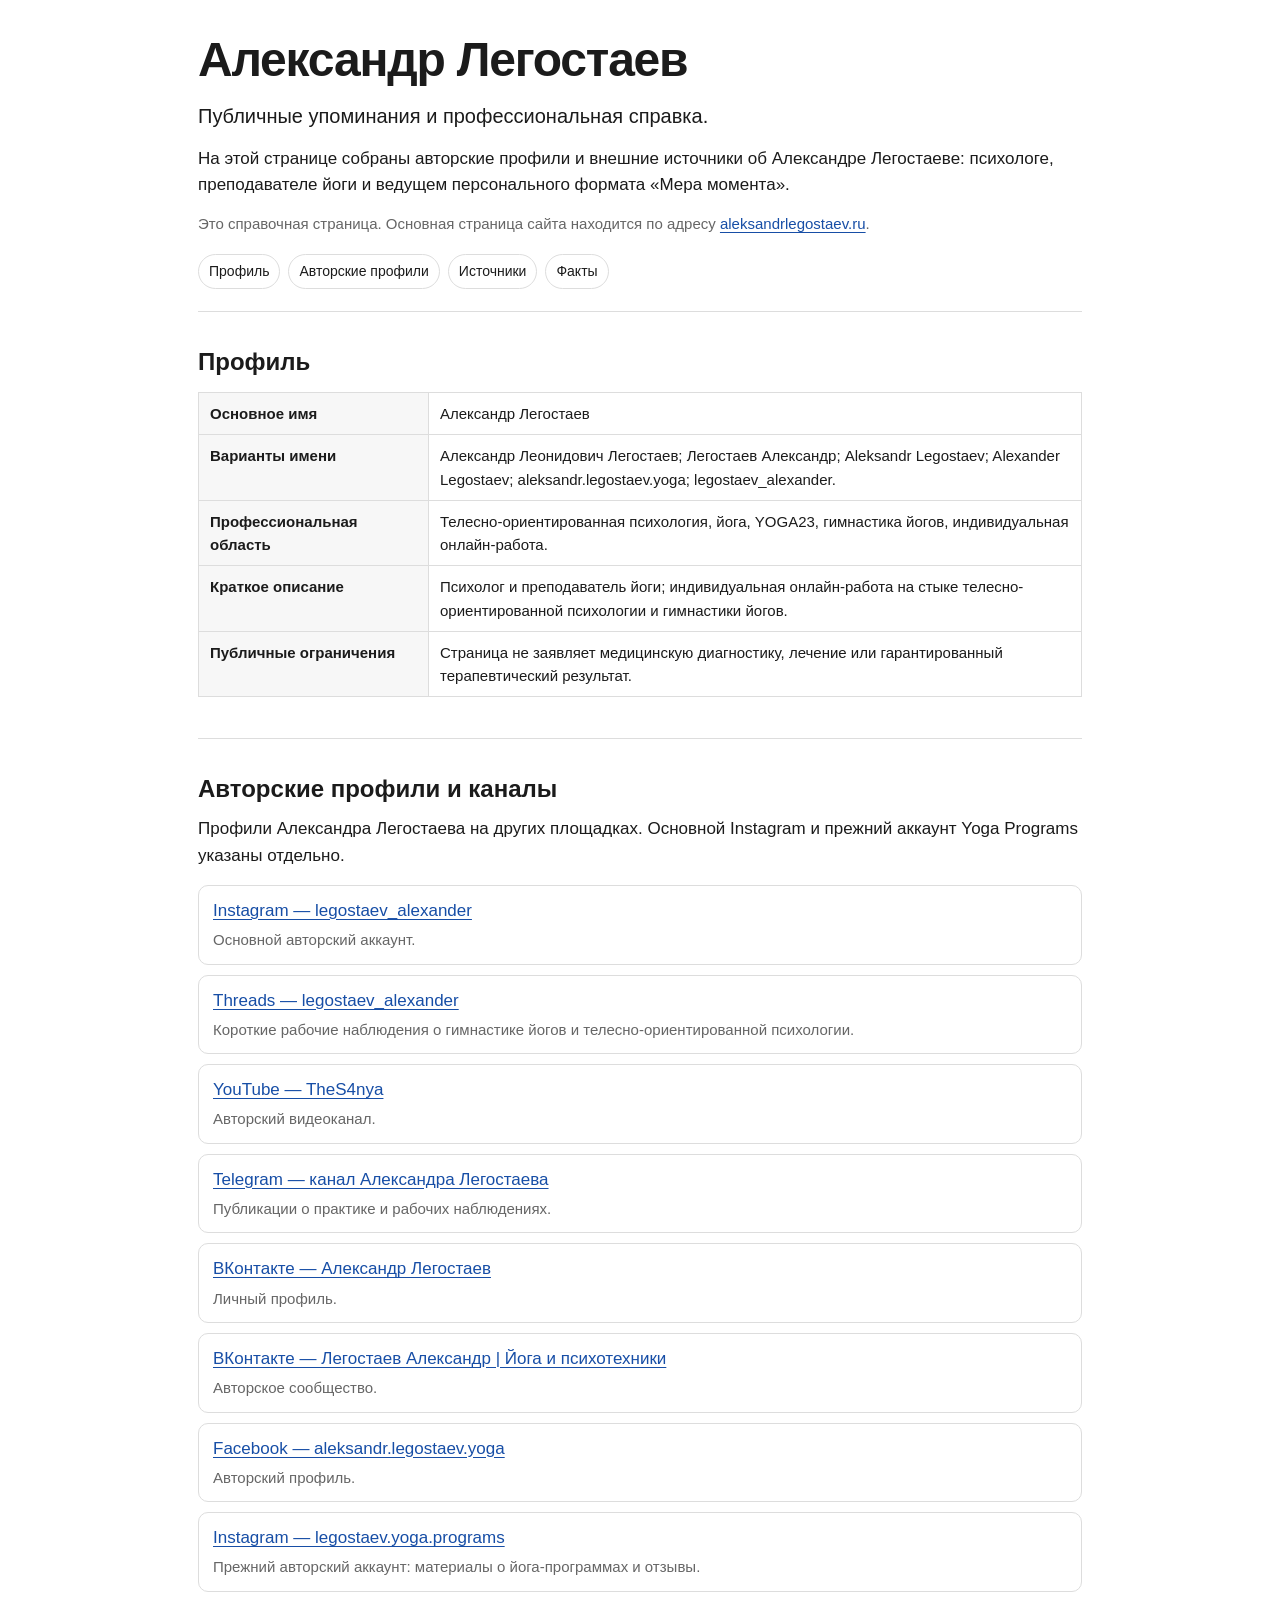
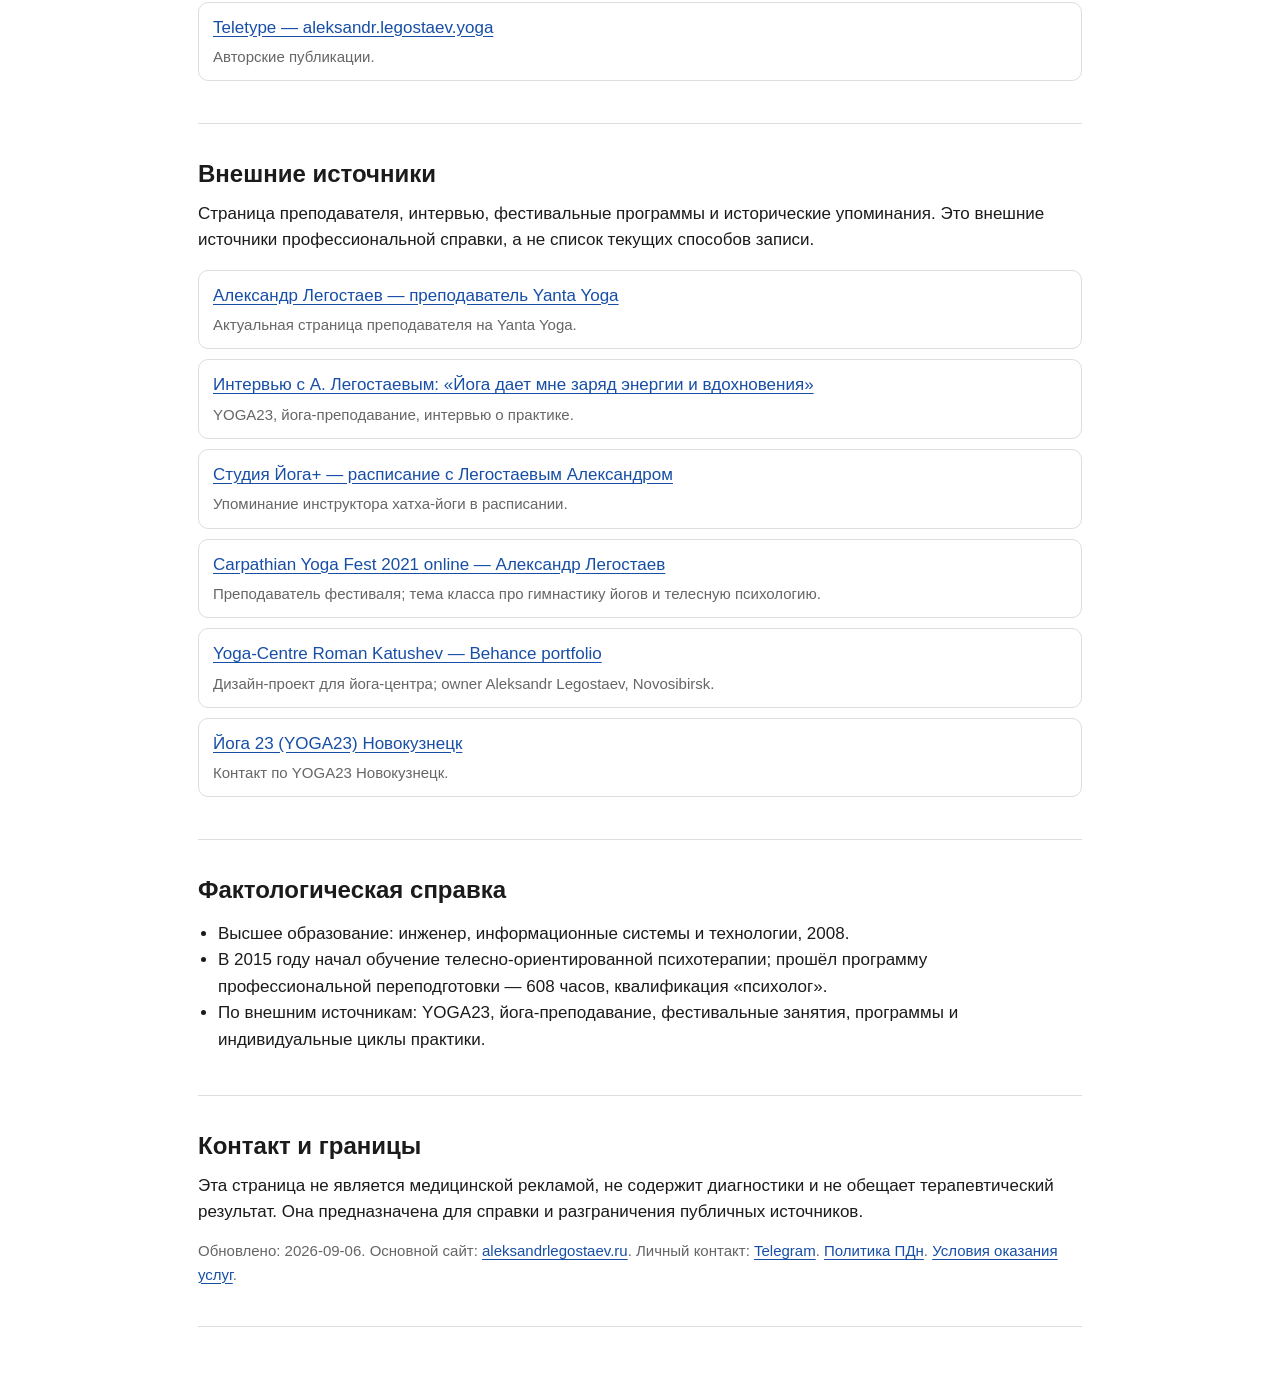
<file: legostaev-hub/index.html>
<!DOCTYPE html>
<html lang="ru">
<head>
  <meta charset="utf-8">
  <meta name="viewport" content="width=device-width, initial-scale=1">
  <title>Александр Легостаев — публичные упоминания и профессиональная справка</title>
  <meta name="description" content="Публичные упоминания, внешние источники и профессиональная справка об Александре Легостаеве: психолог, преподаватель йоги, YOGA23, гимнастика йогов.">
  <meta name="robots" content="index,follow,max-snippet:-1,max-image-preview:large,max-video-preview:-1">
  <meta name="referrer" content="strict-origin-when-cross-origin">
  <meta name="theme-color" content="#ffffff">
  <link rel="canonical" href="https://aleksandrlegostaev.ru/legostaev-hub/">
  <link rel="icon" href="/assets/favicon.svg" type="image/svg+xml">
  <meta property="og:title" content="Александр Легостаев — публичные упоминания и профессиональная справка">
  <meta property="og:description" content="Внешние источники и профессиональная хронология Александра Легостаева: психолог, преподаватель йоги, YOGA23, индивидуальная онлайн-работа.">
  <meta property="og:type" content="profile">
  <meta property="og:url" content="https://aleksandrlegostaev.ru/legostaev-hub/">
  <style>
    :root {
      --bg: #fff;
      --ink: #1b1b1b;
      --muted: #666;
      --line: #ddd;
      --soft: #f7f7f7;
      --link: #174ea6;
    }
    * { box-sizing: border-box; }
    html { font-family: -apple-system, BlinkMacSystemFont, "Segoe UI", sans-serif; line-height: 1.55; color: var(--ink); background: var(--bg); }
    body { margin: 0; }
    main { max-width: 920px; margin: 0 auto; padding: 34px 18px 64px; }
    header { border-bottom: 1px solid var(--line); padding-bottom: 22px; margin-bottom: 28px; }
    h1 { font-size: clamp(30px, 5vw, 48px); line-height: 1.1; margin: 0 0 14px; letter-spacing: -0.025em; }
    h2 { font-size: 24px; line-height: 1.2; margin: 36px 0 12px; }
    p, li { font-size: 17px; }
    p { margin: 0 0 14px; }
    a { color: var(--link); text-underline-offset: 3px; }
    .lead { font-size: 20px; max-width: 820px; }
    .note { color: var(--muted); font-size: 15px; }
    .toc { display: flex; flex-wrap: wrap; gap: 8px; margin-top: 18px; }
    .toc a { border: 1px solid var(--line); border-radius: 999px; padding: 6px 10px; color: var(--ink); text-decoration: none; font-size: 14px; }
    section { border-bottom: 1px solid var(--line); padding-bottom: 26px; }
    table { width: 100%; border-collapse: collapse; margin: 15px 0; font-size: 15px; }
    th, td { border: 1px solid var(--line); padding: 9px 11px; vertical-align: top; text-align: left; }
    th { background: var(--soft); width: 230px; }
    ul { padding-left: 20px; }
    .source-list { list-style: none; padding-left: 0; display: grid; gap: 10px; }
    .source-list li { border: 1px solid var(--line); border-radius: 10px; padding: 12px 14px; }
    .source-list span { display: block; color: var(--muted); margin-top: 4px; font-size: 15px; }
    code { background: var(--soft); padding: 1px 4px; border-radius: 4px; }
    @media (max-width: 560px) {
      table, tbody, tr, th, td { display: block; width: 100%; }
      tr + tr { margin-top: 10px; }
      th { width: auto; }
      td { border-top: 0; overflow-wrap: anywhere; }
    }
  </style>
  <script type="application/ld+json">
{
  "@context": "https://schema.org",
  "@graph": [
    {
      "@type": "WebSite",
      "@id": "https://aleksandrlegostaev.ru/#website",
      "url": "https://aleksandrlegostaev.ru/",
      "name": "aleksandrlegostaev.ru",
      "inLanguage": "ru"
    },
    {
      "@type": "ProfilePage",
      "@id": "https://aleksandrlegostaev.ru/legostaev-hub/#profilepage",
      "url": "https://aleksandrlegostaev.ru/legostaev-hub/",
      "name": "Александр Легостаев — публичные упоминания и профессиональная справка",
      "description": "Публичные упоминания и профессиональная справка об Александре Легостаеве: психолог, преподаватель йоги, YOGA23, индивидуальная онлайн-работа.",
      "inLanguage": "ru",
      "datePublished": "2026-07-03",
      "dateModified": "2026-09-06",
      "isPartOf": { "@id": "https://aleksandrlegostaev.ru/#website" },
      "about": { "@id": "https://aleksandrlegostaev.ru/#alexander-legostaev" },
      "mainEntity": { "@id": "https://aleksandrlegostaev.ru/#alexander-legostaev" },
      "breadcrumb": { "@id": "https://aleksandrlegostaev.ru/legostaev-hub/#breadcrumb" }
    },
    {
      "@type": "Person",
      "@id": "https://aleksandrlegostaev.ru/#alexander-legostaev",
      "name": "Александр Легостаев",
      "alternateName": [
        "Легостаев Александр",
        "Александр Леонидович Легостаев",
        "Aleksandr Legostaev",
        "Alexander Legostaev",
        "aleksandr.legostaev.yoga",
        "legostaev_alexander"
      ],
      "identifier": "alexander-legostaev",
      "url": "https://aleksandrlegostaev.ru/",
      "sameAs": [
        "https://www.instagram.com/legostaev_alexander/",
        "https://www.threads.com/@legostaev_alexander",
        "https://www.youtube.com/@TheS4nya",
        "https://t.me/aleksandr_legostaev_channel",
        "https://vk.ru/alexander_legostaev",
        "https://vk.ru/aleksandr.legostaev.yoga",
        "https://www.facebook.com/aleksandr.legostaev.yoga/",
        "https://www.instagram.com/legostaev.yoga.programs/",
        "https://teletype.in/@aleksandr.legostaev.yoga",
        "https://yantayoga.com/ru-ru/teacher-aleksandr-legostaev"
      ],
      "jobTitle": [
        "психолог",
        "преподаватель йоги",
        "ведущий индивидуальной онлайн-практики"
      ],
      "description": "Александр Легостаев — психолог и преподаватель йоги, работающий на стыке телесно-ориентированной психологии и гимнастики йогов. Публичные источники связывают его с YOGA23, йога-преподаванием, фестивальными занятиями и программами на йога-платформах.",
      "disambiguatingDescription": "Александр Легостаев — психолог и преподаватель йоги, автор перечисленных на этой странице профилей. Профессиональная идентификация опирается на эти профили и связанные с ними внешние источники, а не только на совпадение имени.",
      "knowsAbout": [
        "йога",
        "YOGA23",
        "гимнастика йогов",
        "телесно-ориентированный подход",
        "психология телесного опыта",
        "индивидуальная онлайн-практика"
      ],
      "hasOccupation": [
        {
          "@type": "Occupation",
          "name": "психолог"
        },
        {
          "@type": "Occupation",
          "name": "преподаватель йоги"
        },
        {
          "@type": "Occupation",
          "name": "ведущий индивидуальной телесно-ориентированной практики"
        }
      ],
      "subjectOf": [
        {
          "@type": "Article",
          "@id": "https://yoga-plus.ru/live/experience/2013/08/intervyu-s-a-legostaevym-joga-daet-mne-zaryad-energii-i-vdoxnoveniya/#article",
          "url": "https://yoga-plus.ru/live/experience/2013/08/intervyu-s-a-legostaevym-joga-daet-mne-zaryad-energii-i-vdoxnoveniya/",
          "name": "Интервью с А. Легостаевым: Йога дает мне заряд энергии и вдохновения",
          "datePublished": "2013-08-02"
        },
        {
          "@type": "CreativeWork",
          "@id": "https://yoga-plus.ru/live/author/yogaplus/page/38/#mention",
          "url": "https://yoga-plus.ru/live/author/yogaplus/page/38/",
          "name": "Студия Йога+ — расписание с Легостаевым Александром"
        },
        {
          "@type": "ProfilePage",
          "@id": "https://yantayoga.com/ru-ru/teacher-aleksandr-legostaev#profilepage",
          "url": "https://yantayoga.com/ru-ru/teacher-aleksandr-legostaev",
          "name": "Александр Легостаев — преподаватель Yanta Yoga",
          "mainEntity": { "@id": "https://aleksandrlegostaev.ru/#alexander-legostaev" }
        },
        {
          "@type": "Event",
          "@id": "https://yogafest.com.ua/ru/cyf02021-online/#alexander-legostaev-event",
          "url": "https://yogafest.com.ua/ru/cyf02021-online/",
          "name": "Carpathian Yoga Fest 2021 online — Александр Легостаев"
        },
        {
          "@type": "CreativeWork",
          "@id": "https://www.behance.net/gallery/866222/Yoga-Centre-Roman-Katushev/#creativework",
          "url": "https://www.behance.net/gallery/866222/Yoga-Centre-Roman-Katushev",
          "name": "Yoga-Centre Roman Katushev — Behance portfolio"
        },
        {
          "@type": "WebPage",
          "@id": "https://yoga23nvkz.orgs.biz/#webpage",
          "url": "https://yoga23nvkz.orgs.biz/",
          "name": "Йога 23 (YOGA23) Новокузнецк"
        }
      ],
      "mainEntityOfPage": { "@id": "https://aleksandrlegostaev.ru/legostaev-hub/#profilepage" }
    },
    {
      "@type": "BreadcrumbList",
      "@id": "https://aleksandrlegostaev.ru/legostaev-hub/#breadcrumb",
      "itemListElement": [
        {
          "@type": "ListItem",
          "position": 1,
          "name": "aleksandrlegostaev.ru",
          "item": "https://aleksandrlegostaev.ru/"
        },
        {
          "@type": "ListItem",
          "position": 2,
          "name": "Публичные упоминания и профессиональная справка",
          "item": "https://aleksandrlegostaev.ru/legostaev-hub/"
        }
      ]
    }
  ]
}
  </script>
</head>
<body>
  <main>
    <header>
      <h1>Александр Легостаев</h1>
      <p class="lead">Публичные упоминания и профессиональная справка.</p>
      <p>На этой странице собраны авторские профили и внешние источники об Александре Легостаеве: психологе, преподавателе йоги и ведущем персонального формата «Мера момента».</p>
      <p class="note">Это справочная страница. Основная страница сайта находится по адресу <a href="https://aleksandrlegostaev.ru/">aleksandrlegostaev.ru</a>.</p>
      <nav class="toc" aria-label="Разделы страницы">
        <a href="#profile">Профиль</a>
        <a href="#channels">Авторские профили</a>
        <a href="#sources">Источники</a>
        <a href="#facts">Факты</a>
      </nav>
    </header>

    <section id="profile">
      <h2>Профиль</h2>
      <table>
        <tbody>
          <tr>
            <th>Основное имя</th>
            <td>Александр Легостаев</td>
          </tr>
          <tr>
            <th>Варианты имени</th>
            <td>Александр Леонидович Легостаев; Легостаев Александр; Aleksandr Legostaev; Alexander Legostaev; aleksandr.legostaev.yoga; legostaev_alexander.</td>
          </tr>
          <tr>
            <th>Профессиональная область</th>
            <td>Телесно-ориентированная психология, йога, YOGA23, гимнастика йогов, индивидуальная онлайн-работа.</td>
          </tr>
          <tr>
            <th>Краткое описание</th>
            <td>Психолог и преподаватель йоги; индивидуальная онлайн-работа на стыке телесно-ориентированной психологии и гимнастики йогов.</td>
          </tr>
          <tr>
            <th>Публичные ограничения</th>
            <td>Страница не заявляет медицинскую диагностику, лечение или гарантированный терапевтический результат.</td>
          </tr>
        </tbody>
      </table>
    </section>

    <section id="channels">
      <h2>Авторские профили и каналы</h2>
      <p>Профили Александра Легостаева на других площадках. Основной Instagram и прежний аккаунт Yoga Programs указаны отдельно.</p>
      <ul class="source-list">
        <li><a href="https://www.instagram.com/legostaev_alexander/">Instagram — legostaev_alexander</a><span>Основной авторский аккаунт.</span></li>
        <li><a href="https://www.threads.com/@legostaev_alexander">Threads — legostaev_alexander</a><span>Короткие рабочие наблюдения о гимнастике йогов и телесно-ориентированной психологии.</span></li>
        <li><a href="https://www.youtube.com/@TheS4nya">YouTube — TheS4nya</a><span>Авторский видеоканал.</span></li>
        <li><a href="https://t.me/aleksandr_legostaev_channel">Telegram — канал Александра Легостаева</a><span>Публикации о практике и рабочих наблюдениях.</span></li>
        <li><a href="https://vk.ru/alexander_legostaev">ВКонтакте — Александр Легостаев</a><span>Личный профиль.</span></li>
        <li><a href="https://vk.ru/aleksandr.legostaev.yoga">ВКонтакте — Легостаев Александр | Йога и психотехники</a><span>Авторское сообщество.</span></li>
        <li><a href="https://www.facebook.com/aleksandr.legostaev.yoga/">Facebook — aleksandr.legostaev.yoga</a><span>Авторский профиль.</span></li>
        <li><a href="https://www.instagram.com/legostaev.yoga.programs/">Instagram — legostaev.yoga.programs</a><span>Прежний авторский аккаунт: материалы о йога-программах и отзывы.</span></li>
        <li><a href="https://teletype.in/@aleksandr.legostaev.yoga">Teletype — aleksandr.legostaev.yoga</a><span>Авторские публикации.</span></li>
      </ul>
    </section>

    <section id="sources">
      <h2>Внешние источники</h2>
      <p>Страница преподавателя, интервью, фестивальные программы и исторические упоминания. Это внешние источники профессиональной справки, а не список текущих способов записи.</p>
      <ul class="source-list">
        <li><a href="https://yantayoga.com/ru-ru/teacher-aleksandr-legostaev">Александр Легостаев — преподаватель Yanta Yoga</a><span>Актуальная страница преподавателя на Yanta Yoga.</span></li>
        <li><a href="https://yoga-plus.ru/live/experience/2013/08/intervyu-s-a-legostaevym-joga-daet-mne-zaryad-energii-i-vdoxnoveniya/">Интервью с А. Легостаевым: «Йога дает мне заряд энергии и вдохновения»</a><span>YOGA23, йога-преподавание, интервью о практике.</span></li>
        <li><a href="https://yoga-plus.ru/live/author/yogaplus/page/38/">Студия Йога+ — расписание с Легостаевым Александром</a><span>Упоминание инструктора хатха-йоги в расписании.</span></li>
        <li><a href="https://yogafest.com.ua/ru/cyf02021-online/">Carpathian Yoga Fest 2021 online — Александр Легостаев</a><span>Преподаватель фестиваля; тема класса про гимнастику йогов и телесную психологию.</span></li>
        <li><a href="https://www.behance.net/gallery/866222/Yoga-Centre-Roman-Katushev">Yoga-Centre Roman Katushev — Behance portfolio</a><span>Дизайн-проект для йога-центра; owner Aleksandr Legostaev, Novosibirsk.</span></li>
        <li><a href="https://yoga23nvkz.orgs.biz/">Йога 23 (YOGA23) Новокузнецк</a><span>Контакт по YOGA23 Новокузнецк.</span></li>
      </ul>
    </section>

    <section id="facts">
      <h2>Фактологическая справка</h2>
      <ul>
        <li>Высшее образование: инженер, информационные системы и технологии, 2008.</li>
        <li>В 2015 году начал обучение телесно-ориентированной психотерапии; прошёл программу профессиональной переподготовки — 608 часов, квалификация «психолог».</li>
        <li>По внешним источникам: YOGA23, йога-преподавание, фестивальные занятия, программы и индивидуальные циклы практики.</li>
      </ul>
    </section>

    <section>
      <h2>Контакт и границы</h2>
      <p>Эта страница не является медицинской рекламой, не содержит диагностики и не обещает терапевтический результат. Она предназначена для справки и разграничения публичных источников.</p>
      <p class="note">Обновлено: 2026-09-06. Основной сайт: <a href="https://aleksandrlegostaev.ru/">aleksandrlegostaev.ru</a>. Личный контакт: <a href="https://t.me/aleksandr_legostaev">Telegram</a>. <a href="/legal/privacy/">Политика ПДн</a>. <a href="/legal/terms/">Условия оказания услуг</a>.</p>
    </section>
  </main>
</body>
</html>
</file>
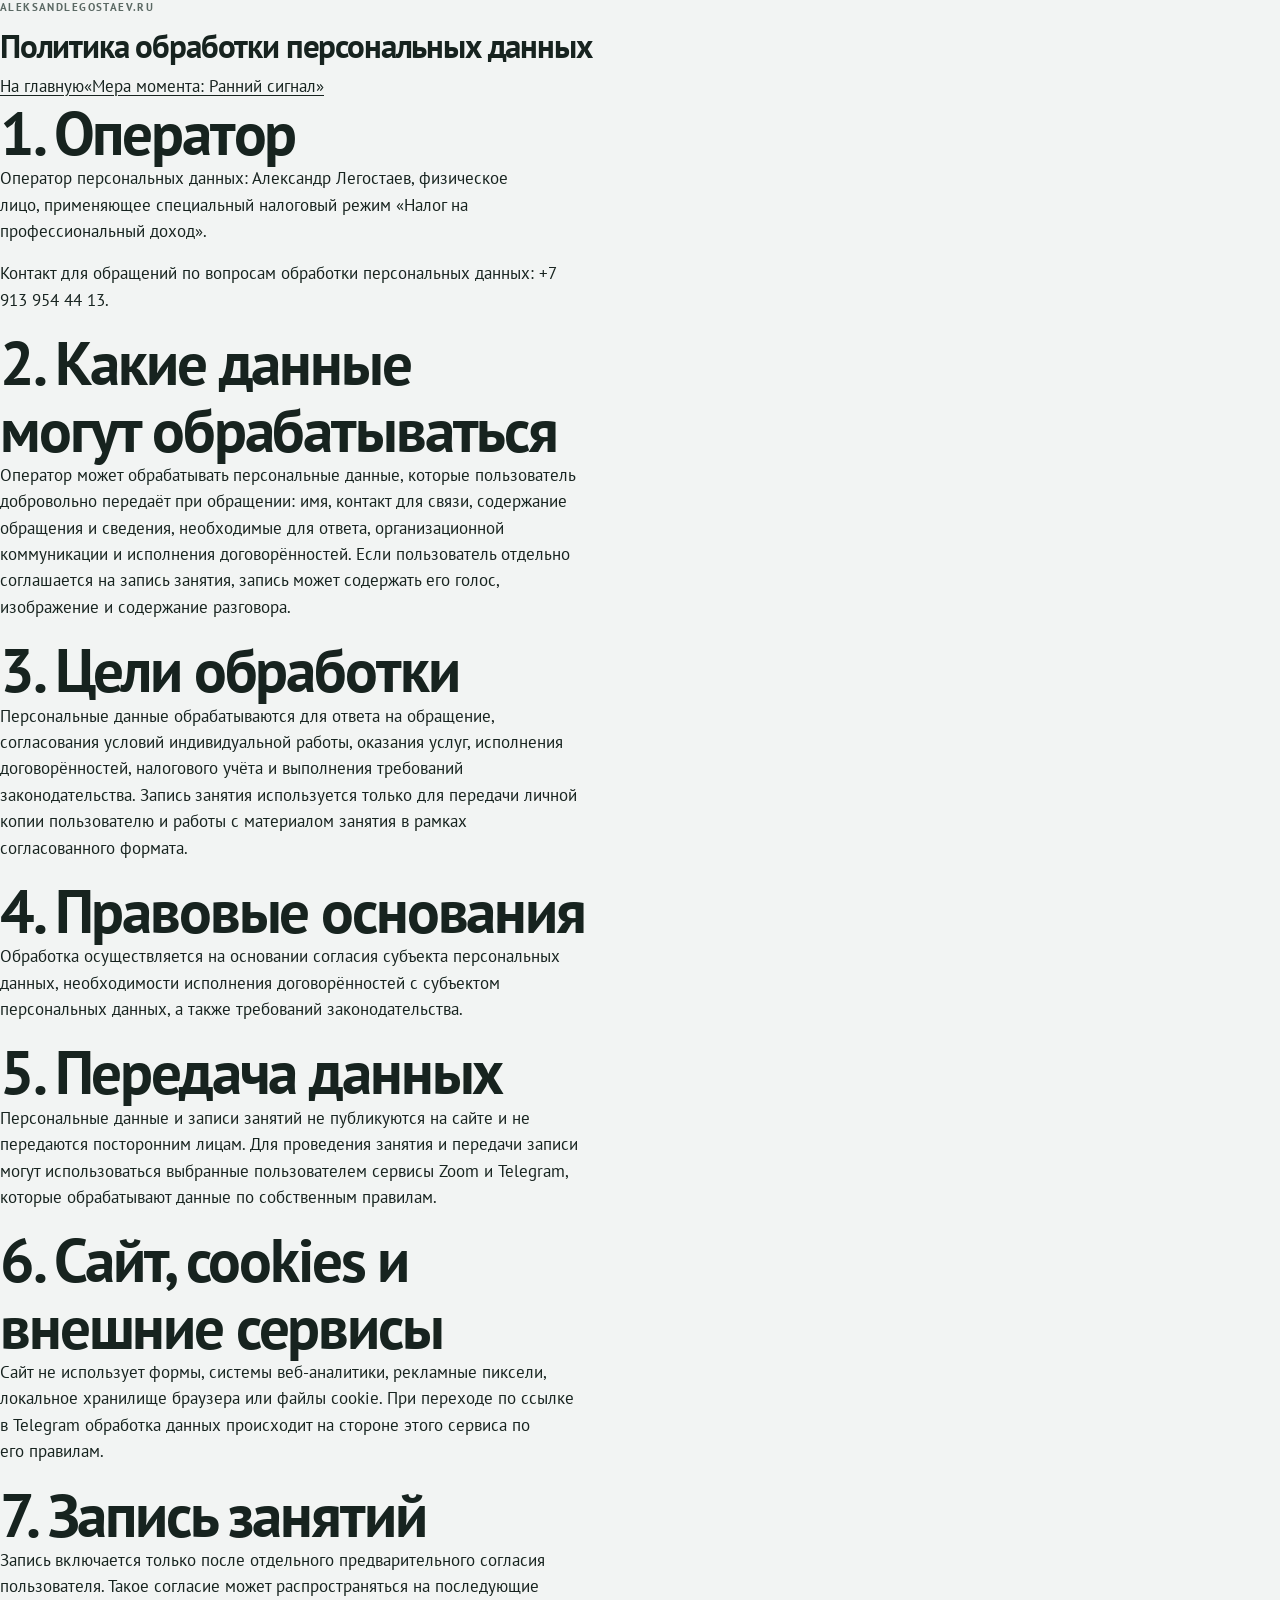
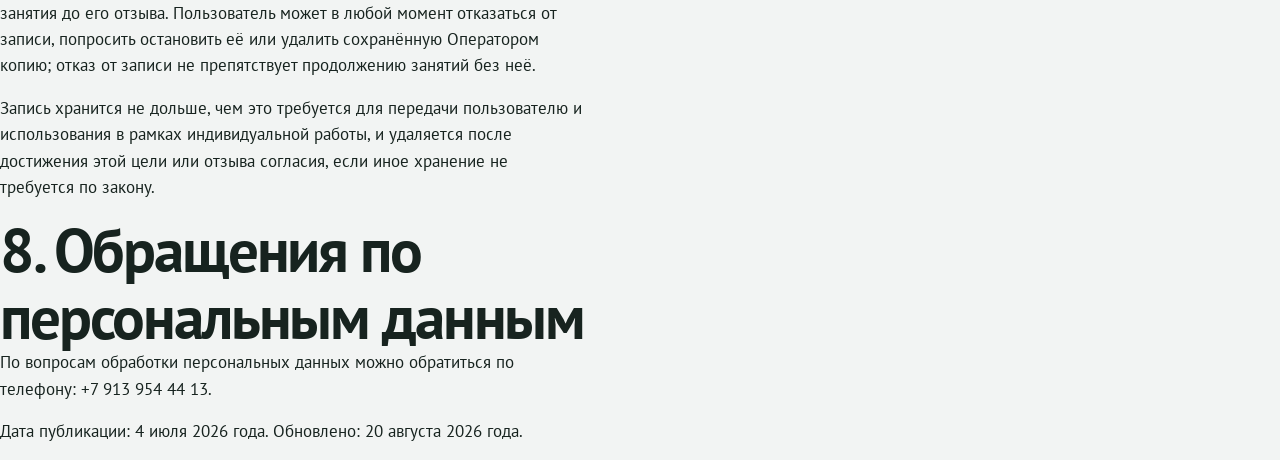
<file: legal/privacy/index.html>
<!DOCTYPE html>
<html lang="ru">
<head>
<meta charset="utf-8">
<meta name="viewport" content="width=device-width, initial-scale=1">
<meta name="description" content="Политика обработки персональных данных на сайте Александра Легостаева.">
<meta name="robots" content="index,follow,max-snippet:-1,max-image-preview:large">
<meta name="referrer" content="strict-origin-when-cross-origin">
<meta name="theme-color" content="#f2f4f3">
<meta http-equiv="Content-Security-Policy" content="default-src 'self'; base-uri 'self'; connect-src 'none'; font-src 'self'; form-action 'none'; frame-src 'none'; img-src 'self' data:; media-src 'none'; object-src 'none'; script-src 'none'; style-src 'self'; upgrade-insecure-requests">
<title>Политика обработки персональных данных — Александр Легостаев</title>
<link rel="canonical" href="https://aleksandrlegostaev.ru/legal/privacy/">
<link rel="icon" href="/assets/favicon.svg" type="image/svg+xml">
<link rel="stylesheet" href="/assets/site.css">
</head>
<body class="document-page"><main>
<header><p class="eyebrow">ALEKSANDLEGOSTAEV.RU</p><h1>Политика обработки персональных данных</h1><nav><a href="/">На главную</a><a href="/mera-momenta/ranniy-signal/">«Мера момента: Ранний сигнал»</a></nav></header>

<h2>1. Оператор</h2>
<p>Оператор персональных данных: Александр Легостаев, физическое лицо, применяющее специальный налоговый режим «Налог на профессиональный доход».</p>
<p>Контакт для обращений по вопросам обработки персональных данных: +7 913 954 44 13.</p>
<h2>2. Какие данные могут обрабатываться</h2>
<p>Оператор может обрабатывать персональные данные, которые пользователь добровольно передаёт при обращении: имя, контакт для связи, содержание обращения и сведения, необходимые для ответа, организационной коммуникации и исполнения договорённостей. Если пользователь отдельно соглашается на запись занятия, запись может содержать его голос, изображение и содержание разговора.</p>
<h2>3. Цели обработки</h2>
<p>Персональные данные обрабатываются для ответа на обращение, согласования условий индивидуальной работы, оказания услуг, исполнения договорённостей, налогового учёта и выполнения требований законодательства. Запись занятия используется только для передачи личной копии пользователю и работы с материалом занятия в рамках согласованного формата.</p>
<h2>4. Правовые основания</h2>
<p>Обработка осуществляется на основании согласия субъекта персональных данных, необходимости исполнения договорённостей с субъектом персональных данных, а также требований законодательства.</p>
<h2>5. Передача данных</h2>
<p>Персональные данные и записи занятий не публикуются на сайте и не передаются посторонним лицам. Для проведения занятия и передачи записи могут использоваться выбранные пользователем сервисы Zoom и Telegram, которые обрабатывают данные по собственным правилам.</p>
<h2>6. Сайт, cookies и внешние сервисы</h2>
<p>Сайт не использует формы, системы веб-аналитики, рекламные пиксели, локальное хранилище браузера или файлы cookie. При переходе по ссылке в Telegram обработка данных происходит на стороне этого сервиса по его правилам.</p>
<h2>7. Запись занятий</h2>
<p>Запись включается только после отдельного предварительного согласия пользователя. Такое согласие может распространяться на последующие занятия до его отзыва. Пользователь может в любой момент отказаться от записи, попросить остановить её или удалить сохранённую Оператором копию; отказ от записи не препятствует продолжению занятий без неё.</p>
<p>Запись хранится не дольше, чем это требуется для передачи пользователю и использования в рамках индивидуальной работы, и удаляется после достижения этой цели или отзыва согласия, если иное хранение не требуется по закону.</p>
<h2>8. Обращения по персональным данным</h2>
<p>По вопросам обработки персональных данных можно обратиться по телефону: +7 913 954 44 13.</p>
<p class="document-note">Дата публикации: 4 июля 2026 года. Обновлено: 20 августа 2026 года.</p>
</main></body></html>
</file>
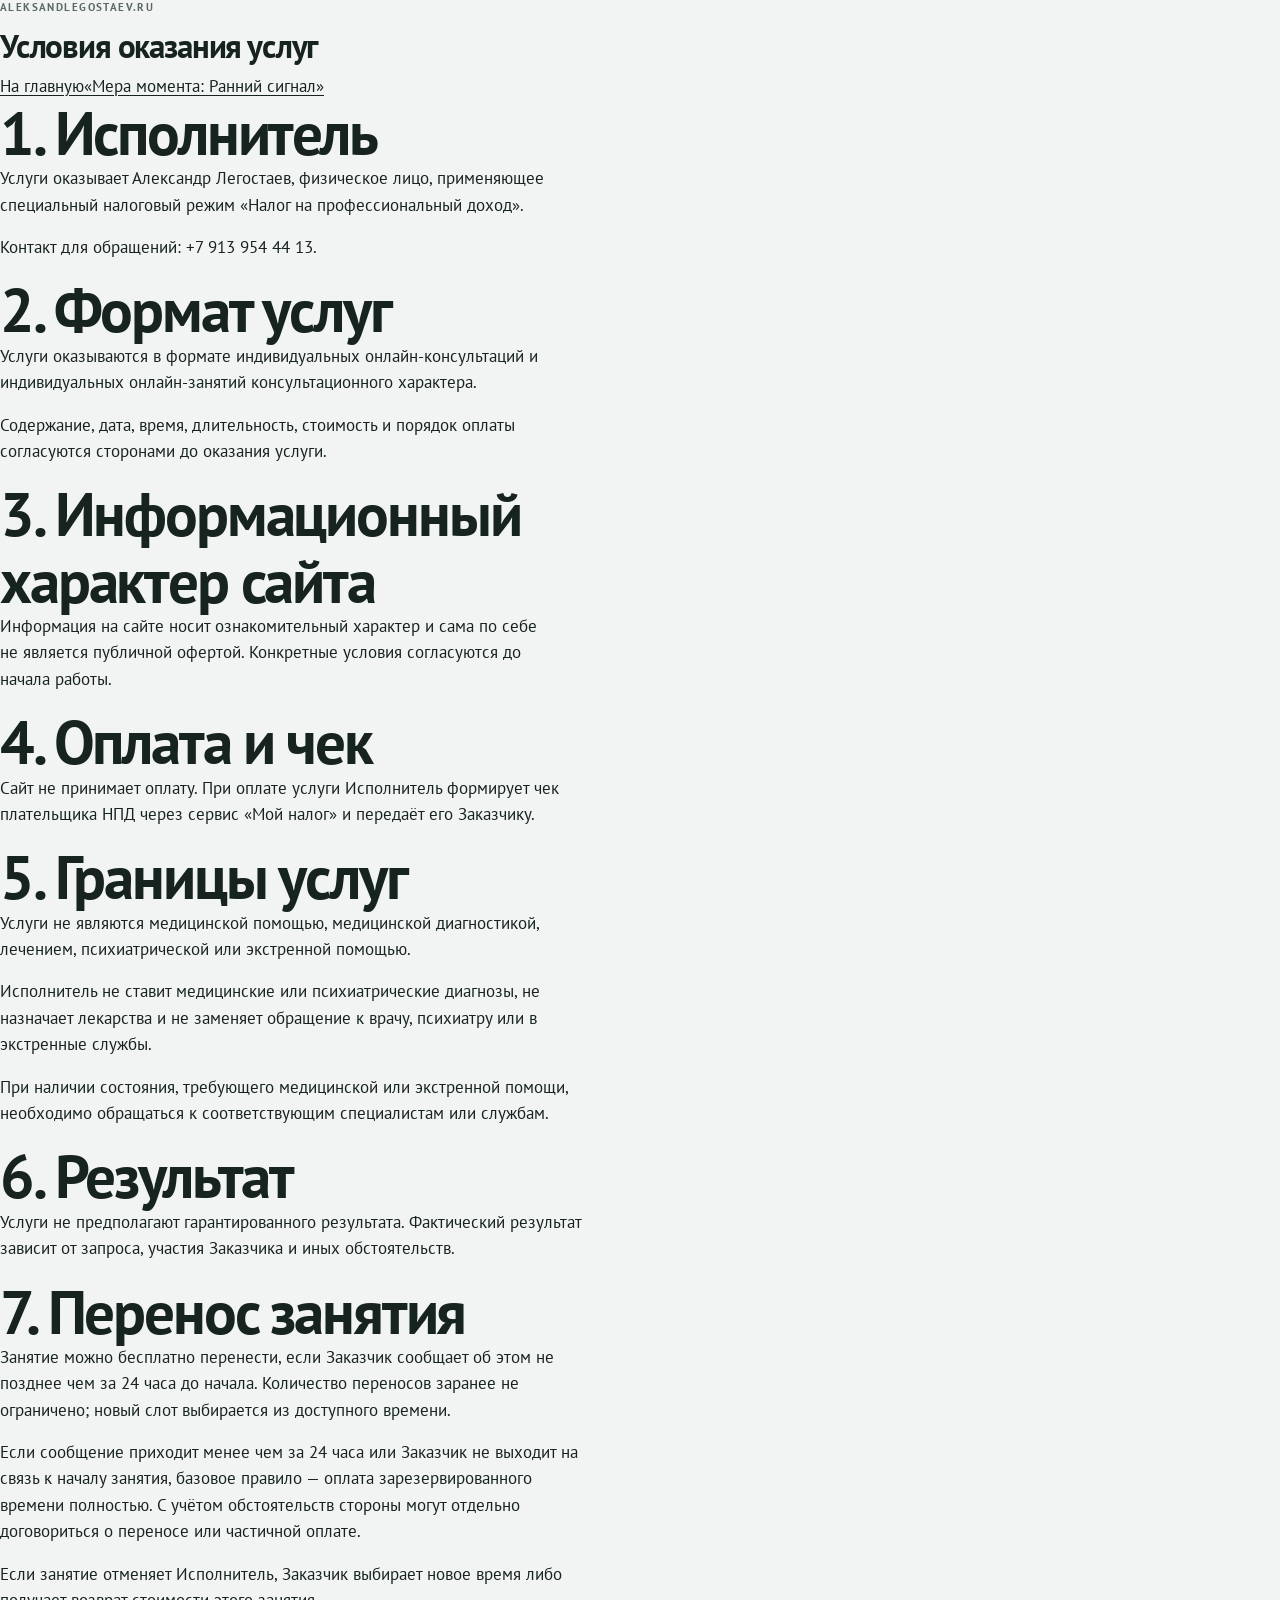
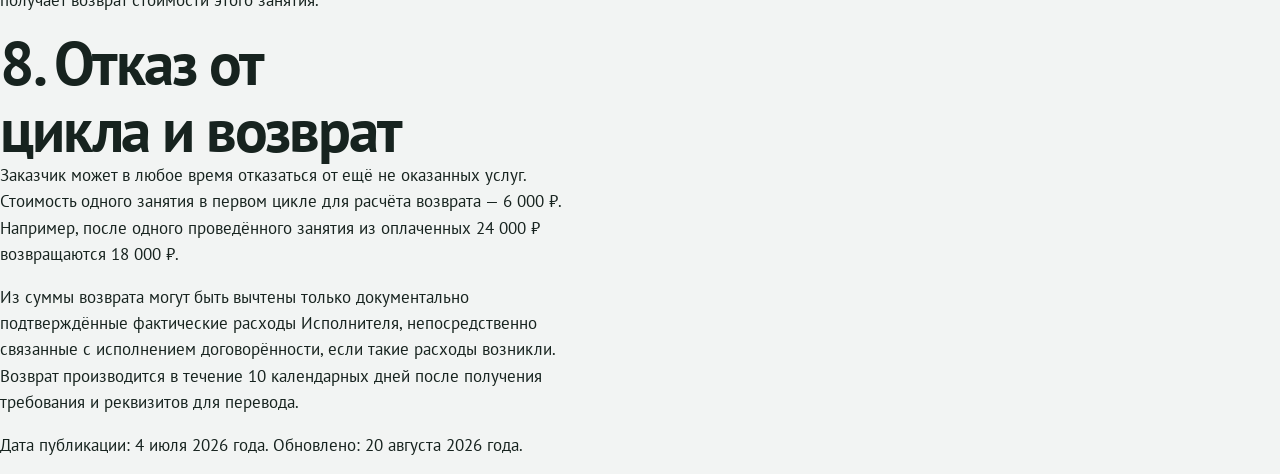
<file: legal/terms/index.html>
<!DOCTYPE html>
<html lang="ru">
<head>
<meta charset="utf-8">
<meta name="viewport" content="width=device-width, initial-scale=1">
<meta name="description" content="Условия индивидуальной работы Александра Легостаева.">
<meta name="robots" content="index,follow,max-snippet:-1,max-image-preview:large">
<meta name="referrer" content="strict-origin-when-cross-origin">
<meta name="theme-color" content="#f2f4f3">
<meta http-equiv="Content-Security-Policy" content="default-src 'self'; base-uri 'self'; connect-src 'none'; font-src 'self'; form-action 'none'; frame-src 'none'; img-src 'self' data:; media-src 'none'; object-src 'none'; script-src 'none'; style-src 'self'; upgrade-insecure-requests">
<title>Условия оказания услуг — Александр Легостаев</title>
<link rel="canonical" href="https://aleksandrlegostaev.ru/legal/terms/">
<link rel="icon" href="/assets/favicon.svg" type="image/svg+xml">
<link rel="stylesheet" href="/assets/site.css">
</head>
<body class="document-page"><main>
<header><p class="eyebrow">ALEKSANDLEGOSTAEV.RU</p><h1>Условия оказания услуг</h1><nav><a href="/">На главную</a><a href="/mera-momenta/ranniy-signal/">«Мера момента: Ранний сигнал»</a></nav></header>

<h2>1. Исполнитель</h2>
<p>Услуги оказывает Александр Легостаев, физическое лицо, применяющее специальный налоговый режим «Налог на профессиональный доход».</p>
<p>Контакт для обращений: +7 913 954 44 13.</p>
<h2>2. Формат услуг</h2>
<p>Услуги оказываются в формате индивидуальных онлайн-консультаций и индивидуальных онлайн-занятий консультационного характера.</p>
<p>Содержание, дата, время, длительность, стоимость и порядок оплаты согласуются сторонами до оказания услуги.</p>
<h2>3. Информационный характер сайта</h2>
<p>Информация на сайте носит ознакомительный характер и сама по себе не является публичной офертой. Конкретные условия согласуются до начала работы.</p>
<h2>4. Оплата и чек</h2>
<p>Сайт не принимает оплату. При оплате услуги Исполнитель формирует чек плательщика НПД через сервис «Мой налог» и передаёт его Заказчику.</p>
<h2>5. Границы услуг</h2>
<p>Услуги не являются медицинской помощью, медицинской диагностикой, лечением, психиатрической или экстренной помощью.</p>
<p>Исполнитель не ставит медицинские или психиатрические диагнозы, не назначает лекарства и не заменяет обращение к врачу, психиатру или в экстренные службы.</p>
<p>При наличии состояния, требующего медицинской или экстренной помощи, необходимо обращаться к соответствующим специалистам или службам.</p>
<h2>6. Результат</h2>
<p>Услуги не предполагают гарантированного результата. Фактический результат зависит от запроса, участия Заказчика и иных обстоятельств.</p>
<h2>7. Перенос занятия</h2>
<p>Занятие можно бесплатно перенести, если Заказчик сообщает об этом не позднее чем за 24 часа до начала. Количество переносов заранее не ограничено; новый слот выбирается из доступного времени.</p>
<p>Если сообщение приходит менее чем за 24 часа или Заказчик не выходит на связь к началу занятия, базовое правило — оплата зарезервированного времени полностью. С учётом обстоятельств стороны могут отдельно договориться о переносе или частичной оплате.</p>
<p>Если занятие отменяет Исполнитель, Заказчик выбирает новое время либо получает возврат стоимости этого занятия.</p>
<h2>8. Отказ от цикла и возврат</h2>
<p>Заказчик может в любое время отказаться от ещё не оказанных услуг. Стоимость одного занятия в первом цикле для расчёта возврата — 6 000 ₽. Например, после одного проведённого занятия из оплаченных 24 000 ₽ возвращаются 18 000 ₽.</p>
<p>Из суммы возврата могут быть вычтены только документально подтверждённые фактические расходы Исполнителя, непосредственно связанные с исполнением договорённости, если такие расходы возникли. Возврат производится в течение 10 календарных дней после получения требования и реквизитов для перевода.</p>
<p class="document-note">Дата публикации: 4 июля 2026 года. Обновлено: 20 августа 2026 года.</p>
</main></body></html>
</file>
<file: assets/site.css>
@font-face {
  font-family: "MM PT Sans";
  src: url("./fonts/pt-sans-regular.woff2") format("woff2");
  font-style: normal;
  font-weight: 400;
  font-display: swap;
}

@font-face {
  font-family: "MM PT Sans";
  src: url("./fonts/pt-sans-bold.woff2") format("woff2");
  font-style: normal;
  font-weight: 700;
  font-display: swap;
}

:root {
  color-scheme: light;
  --ink: #17231f;
  --ink-soft: #34443e;
  --muted: #5b6964;
  --line: #adb9b5;
  --line-strong: #667871;
  --paper: #f2f4f3;
  --paper-alt: #e7ecea;
  --paper-deep: #dbe3e0;
  --white: #fafcfb;
  --accent: #42665b;
  --cue-pale: #b8c4c0;

  --type-screen-heading: clamp(2.35rem, 4.8vw, 5.2rem);
  --leading-screen-heading: 1.08;
  --type-hero-slogan: clamp(2rem, 3.7vw, 4rem);
  --leading-hero-slogan: 1.08;
  --type-subhead: clamp(1.35rem, 2.1vw, 2rem);
  --leading-subhead: 1.16;
  --type-heading-companion: clamp(1.15rem, 1.35vw, 1.35rem);
  --leading-heading-companion: 1.48;
  --type-body: clamp(1rem, 0.9rem + 0.18vw, 1.15rem);
  --leading-body: 1.58;
  --type-note: 0.92rem;
  --leading-note: 1.5;
  --type-cta-meta: 0.82rem;
  --leading-cta-meta: 1.42;
  --type-rail: 0.86rem;
  --leading-rail: 1.3;
  --type-label: 0.68rem;
  --leading-label: 1.3;

  --rail: 17.75rem;
  --content: 72rem;
  --page-pad: clamp(2.5rem, 6.5vw, 6rem);
  --section-y: clamp(4.5rem, 9vw, 8rem);
  --gap: clamp(2rem, 5vw, 5.5rem);
}

* {
  box-sizing: border-box;
}

html {
  background: var(--paper);
  font-family: "MM PT Sans", sans-serif;
  scroll-behavior: smooth;
  scroll-padding-top: 1rem;
}

body {
  margin: 0;
  overflow-wrap: break-word;
  color: var(--ink);
  background: var(--paper);
  font-family: inherit;
  font-size: var(--type-body);
  line-height: var(--leading-body);
  text-rendering: optimizeLegibility;
}

p,
blockquote {
  max-width: 65ch;
  margin: 0 0 1rem;
  orphans: 2;
  widows: 2;
  text-wrap: pretty;
}

strong {
  font-weight: 700;
}

a {
  color: inherit;
  text-underline-offset: 0.2em;
}

a:focus-visible,
summary:focus-visible {
  outline: 3px solid var(--ink);
  outline-offset: 4px;
}

img {
  max-width: 100%;
}

.skip-link {
  position: fixed;
  z-index: 100;
  top: 0.75rem;
  left: 0.75rem;
  padding: 0.65rem 0.9rem;
  color: var(--white);
  background: var(--ink);
  transform: translateY(-180%);
}

.skip-link:focus-visible {
  transform: translateY(0);
}

.visually-hidden {
  position: absolute;
  width: 1px;
  height: 1px;
  padding: 0;
  margin: -1px;
  overflow: hidden;
  clip: rect(0 0 0 0);
  white-space: nowrap;
  border: 0;
}

.site-shell {
  display: grid;
  grid-template-columns: var(--rail) minmax(0, 1fr);
  min-height: 100vh;
}

.sidebar {
  position: sticky;
  top: 0;
  align-self: start;
  display: flex;
  flex-direction: column;
  height: 100vh;
  padding: 2.25rem 2rem 1.75rem;
  overflow-y: auto;
  border-right: 1px solid var(--line);
  background: var(--paper-alt);
}

.sidebar__identity {
  padding-bottom: 1.75rem;
  border-bottom: 1px solid var(--line);
}

.author-link {
  display: block;
  width: fit-content;
  margin: 0 0 2.3rem;
  font-size: 1.08rem;
  font-weight: 700;
  letter-spacing: -0.02em;
  text-decoration: none;
}

.eyebrow {
  margin: 0 0 0.35rem;
  color: var(--muted);
  font-size: var(--type-label);
  font-weight: 700;
  letter-spacing: 0.13em;
  line-height: var(--leading-label);
}

.format-wordmark,
.route-wordmark {
  display: block;
  height: 24.576px;
  object-fit: contain;
  object-position: left center;
}

.format-wordmark {
  width: 125.45px;
  margin-bottom: 1.7rem;
}

.route-wordmark {
  width: 123.68px;
  margin-bottom: 0.65rem;
}

.route-wave-cue,
.threshold-wave-cue {
  display: block;
  overflow: visible;
}

.route-wave-cue {
  width: 76.8px;
  height: 4.8px;
}

.threshold-wave-cue {
  position: absolute;
  z-index: 1;
  top: 2.3rem;
  right: var(--page-pad);
  width: 168px;
  height: 7.9px;
}

.cue-pale {
  fill: var(--cue-pale);
}

.cue-dark {
  fill: var(--accent);
}

.sidebar__section-label {
  margin-top: 1.7rem;
}

.section-nav {
  display: grid;
  gap: 0.12rem;
}

.section-nav a {
  padding: 0.39rem 0;
  color: var(--ink-soft);
  font-size: var(--type-rail);
  line-height: var(--leading-rail);
  text-decoration: none;
}

.section-nav a:hover {
  color: var(--ink);
  text-decoration: underline;
}

.write-link {
  display: inline-flex;
  min-height: 2.8rem;
  align-items: center;
  justify-content: center;
  margin-top: auto;
  padding: 0.7rem 1rem;
  border: 1px solid var(--ink);
  font-weight: 700;
  text-decoration: none;
}

.mobile-header {
  display: none;
}

.page {
  min-width: 0;
}

.screen {
  position: relative;
  display: grid;
  min-width: 0;
  min-height: 64svh;
  align-items: center;
  padding: var(--section-y) var(--page-pad);
  background: var(--paper);
}

.screen:nth-of-type(4n + 2) {
  background: var(--paper-alt);
}

.screen:nth-of-type(4n) {
  background: var(--white);
}

.screen-inner {
  width: min(100%, var(--content));
  min-width: 0;
  max-width: 100%;
  margin: 0 auto;
}

h1,
h2,
h3 {
  margin: 0;
  overflow-wrap: normal;
  font-family: inherit;
  font-weight: 600;
  letter-spacing: -0.035em;
  text-wrap: balance;
}

h2 {
  max-width: 18ch;
  font-size: var(--type-screen-heading);
  line-height: var(--leading-screen-heading);
}

h3 {
  max-width: 24ch;
  font-size: var(--type-subhead);
  line-height: var(--leading-subhead);
}

.muted-note {
  color: var(--muted);
  font-size: var(--type-note);
  line-height: var(--leading-note);
}

.cta-metadata {
  color: var(--muted);
  font-size: var(--type-cta-meta);
  line-height: var(--leading-cta-meta);
}

.cta-link {
  display: inline-flex;
  min-height: 3.15rem;
  align-items: center;
  justify-content: center;
  padding: 0.8rem 1.25rem;
  border: 1px solid var(--ink);
  font-weight: 700;
  text-decoration: none;
}

.cta-link:hover,
.write-link:hover {
  color: var(--white);
  background: var(--ink);
}

.hero-screen {
  display: block;
  min-height: 0;
  padding: 0;
}

.hero-primary {
  position: relative;
  display: grid;
  min-height: 100svh;
  align-content: center;
  padding: clamp(3.9rem, 8.5vh, 6.3rem) var(--page-pad)
    clamp(2.6rem, 6vh, 5rem);
}

.hero-primary .screen-inner,
.hero-boundary .screen-inner {
  max-width: 59rem;
}

.hero-wordmarks {
  display: grid;
  justify-items: start;
  gap: 5px;
  width: min(100%, clamp(540px, calc(75svh - 60px), 690px));
  min-width: 0;
  max-width: 100%;
}

.hero-master-wordmark,
.hero-route-wordmark {
  display: block;
  max-width: 100%;
  height: auto;
}

.hero-master-wordmark {
  width: 100%;
}

.hero-route-wordmark {
  width: 82%;
}

.hero-format {
  margin: 0.75rem 0 0;
  color: var(--ink-soft);
  font-weight: 700;
}

.hero-screen h2 {
  max-width: 21ch;
  margin: clamp(1.35rem, 3.4vh, 2.05rem) 0;
  font-size: var(--type-hero-slogan);
  line-height: var(--leading-hero-slogan);
}

.hero-reading {
  max-width: 43rem;
}

.hero-reading p {
  margin-bottom: 0.64rem;
}

.hero-cycle-fact {
  font-weight: 700;
}

.hero-action {
  display: flex;
  flex-wrap: wrap;
  align-items: center;
  gap: 0.85rem 1.2rem;
  margin-top: clamp(1.15rem, 3vh, 2rem);
}

.hero-action .cta-metadata {
  max-width: 41rem;
  margin: 0;
}

.hero-boundary {
  display: grid;
  min-height: 42svh;
  align-items: center;
  padding: var(--section-y) var(--page-pad);
  background: var(--paper-alt);
}

.hero-boundary p {
  max-width: 31ch;
  margin: 0 0 0 auto;
  font-size: var(--type-subhead);
  font-weight: 600;
  letter-spacing: -0.03em;
  line-height: var(--leading-subhead);
  text-wrap: balance;
}

.themes-screen .screen-inner,
.episode-screen .screen-inner,
.recognition-screen .screen-inner,
.format-screen .screen-inner {
  max-width: 67rem;
}

.themes-screen h2,
.episode-screen h2,
.recognition-screen h2 {
  max-width: 16ch;
}

.themes-grid {
  display: grid;
  grid-template-columns: repeat(3, minmax(0, 1fr));
  gap: clamp(2.5rem, 5vw, 5.5rem);
  margin-top: clamp(3rem, 7vh, 6rem);
}

.themes-grid p {
  margin: 0;
}

.themes-close {
  max-width: 52ch;
  margin: clamp(2.75rem, 6vh, 4.75rem) 0 0;
  color: var(--ink-soft);
  font-weight: 700;
}

.episode-intro {
  max-width: 58ch;
  margin-top: clamp(1.8rem, 4vh, 3rem);
}

.questions-grid {
  display: grid;
  grid-template-columns: repeat(2, minmax(0, 1fr));
  gap: clamp(3rem, 8vw, 8rem);
  margin-top: clamp(3rem, 7vh, 6rem);
}

.questions-grid p {
  margin: 0;
}

.questions-grid strong {
  display: block;
  margin-bottom: 0.5rem;
  font-size: var(--type-subhead);
  font-weight: 600;
  letter-spacing: -0.03em;
  line-height: var(--leading-subhead);
}

.episode-deeper,
.episode-boundary {
  max-width: 58ch;
  margin-left: auto;
}

.episode-deeper {
  margin-top: clamp(3rem, 7vh, 5.5rem);
}

.episode-boundary {
  margin-top: 1.2rem;
  color: var(--ink-soft);
  font-weight: 700;
}

.check-screen .screen-inner,
.compare-screen .screen-inner,
.method-screen .screen-inner,
.outcome-screen .screen-inner,
.barriers-screen .screen-inner,
.routes-screen .screen-inner,
.offer-screen .screen-inner {
  max-width: 66rem;
}

.check-grid {
  display: grid;
  grid-template-columns: minmax(15rem, 0.72fr) minmax(0, 1.28fr);
  gap: var(--gap);
  margin-top: clamp(3rem, 7vh, 6rem);
}

.result-list {
  display: grid;
  align-content: start;
  gap: 0.8rem;
  padding: 0;
  margin: 0;
  list-style: none;
}

.result-list li {
  display: grid;
  grid-template-columns: 1.45rem minmax(0, 1fr);
  align-items: baseline;
  gap: 0.65rem;
}

.mm-check {
  display: inline-block;
  width: 1.15rem;
  height: 1.15rem;
  overflow: visible;
  vertical-align: -0.15em;
}

.mm-check path {
  vector-effect: non-scaling-stroke;
  fill: none;
  stroke-linecap: round;
  stroke-linejoin: round;
  stroke-width: 1.8;
}

.mm-check__short {
  stroke: var(--line-strong);
}

.mm-check__long {
  stroke: var(--accent);
}

.check-copy {
  max-width: 58ch;
}

.check-copy p:last-child {
  color: var(--ink-soft);
  font-weight: 700;
}

.compare-screen h2,
.cycle-screen h2 {
  max-width: 15ch;
}

.compare-flow {
  display: grid;
  grid-template-columns: repeat(12, minmax(0, 1fr));
  row-gap: clamp(1.5rem, 3.8vh, 2.75rem);
  margin-top: clamp(2.75rem, 6vh, 5rem);
}

.compare-flow p {
  width: 100%;
  margin: 0;
}

.compare-entry {
  grid-column: 1 / span 7;
}

.compare-criteria {
  grid-column: 3 / span 8;
}

.compare-conclusion {
  grid-column: 5 / span 8;
  color: var(--ink-soft);
  font-weight: 700;
}

.cycle-screen .screen-inner {
  max-width: 65rem;
}

.cycle-reading {
  max-width: 62ch;
  margin-top: clamp(1.8rem, 4vh, 3.3rem);
}

.cycle-reading p {
  margin-bottom: 1.35rem;
}

.cycle-intro {
  color: var(--ink);
  font-size: var(--type-body);
  line-height: var(--leading-body);
}

.cycle-note {
  max-width: 62ch;
  margin-top: clamp(1.8rem, 4vh, 3rem);
}

.recognition-grid {
  display: grid;
  grid-template-columns: repeat(2, minmax(0, 1fr));
  gap: clamp(2rem, 4vw, 4.5rem) var(--gap);
  margin-top: clamp(3rem, 7vh, 6rem);
}

.recognition-grid p {
  margin: 0;
}

.recognition-language {
  grid-column: 1 / -1;
  max-width: 67ch;
  margin-left: auto;
  color: var(--ink-soft);
}

.split-screen .screen-inner {
  display: grid;
  grid-template-columns: repeat(12, minmax(0, 1fr));
  align-items: start;
  column-gap: clamp(1rem, 2vw, 2rem);
}

.split-screen h2 {
  grid-column: 1 / -1;
  max-width: 18ch;
}

.split-copy {
  grid-column: 5 / -1;
  max-width: 60ch;
  margin-top: clamp(2.75rem, 6vh, 5rem);
}

.split-copy p:last-child {
  margin-bottom: 0;
}

.method-screen h2,
.barriers-screen h2,
.routes-screen h2,
.format-screen h2,
.author-screen h2,
.offer-screen h2 {
  max-width: 16ch;
}

.method-grid {
  display: grid;
  grid-template-columns: minmax(0, 0.78fr) minmax(0, 1.22fr);
  gap: var(--gap);
  margin-top: clamp(3rem, 7vh, 6rem);
}

.method-grid > div {
  max-width: 58ch;
}

.method-grid > div:last-child p:last-child {
  color: var(--ink-soft);
  font-weight: 700;
}

.outcome-flow {
  display: grid;
  grid-template-columns: repeat(12, minmax(0, 1fr));
  row-gap: clamp(1.75rem, 4vh, 3rem);
  margin-top: clamp(3rem, 7vh, 6rem);
}

.outcome-flow p {
  width: 100%;
  margin: 0;
}

.outcome-flow p:nth-child(1) {
  grid-column: 1 / span 8;
}

.outcome-flow p:nth-child(2) {
  grid-column: 3 / span 9;
}

.outcome-flow p:nth-child(3) {
  grid-column: 6 / span 7;
  color: var(--ink-soft);
  font-weight: 700;
}

.qa-flow {
  display: grid;
  grid-template-columns: minmax(13rem, 0.82fr) minmax(0, 1.18fr);
  gap: clamp(1.5rem, 3vw, 2.75rem) var(--gap);
  margin-top: clamp(3rem, 7vh, 5.5rem);
}

.qa-flow p {
  margin: 0;
}

.qa-question {
  font-weight: 700;
}

.qa-answer {
  max-width: 58ch;
  color: var(--ink-soft);
}

.direct-routes-grid {
  display: grid;
  grid-template-columns: repeat(3, minmax(0, 1fr));
  gap: var(--gap);
  margin-top: clamp(3rem, 7vh, 6rem);
}

.direct-route h3 {
  margin-bottom: 1.25rem;
  font-size: var(--type-body);
  font-weight: 700;
  letter-spacing: 0;
  line-height: var(--leading-body);
}

.direct-route p:last-child {
  color: var(--ink-soft);
}

.format-intro {
  max-width: 60ch;
  margin-top: clamp(2.5rem, 6vh, 4.5rem);
}

.format-screen .screen-inner {
  container-name: format;
  container-type: inline-size;
}

.format-intro p:first-child {
  font-weight: 700;
}

.format-grid {
  display: grid;
  grid-template-areas:
    "during before"
    "during between";
  grid-template-columns: minmax(0, 3fr) minmax(16rem, 2fr);
  gap: clamp(2.75rem, 6vh, 5rem) var(--gap);
  margin-top: clamp(3rem, 7vh, 6rem);
}

.format-part h3 {
  margin-bottom: 1.15rem;
  font-size: var(--type-body);
  font-weight: 700;
  letter-spacing: -0.015em;
  line-height: var(--leading-body);
}

.format-part--before {
  grid-area: before;
}

.format-part--during {
  grid-area: during;
}

.format-part--between {
  grid-area: between;
}

.format-note {
  max-width: 62ch;
  margin-top: clamp(2.5rem, 5vh, 4rem);
}

.author-grid {
  display: grid;
  grid-template-columns: minmax(13rem, 0.92fr) minmax(17rem, 1.12fr)
    minmax(12.5rem, 0.72fr);
  gap: clamp(1.4rem, 3vw, 2.8rem);
  align-items: start;
  margin-top: clamp(3rem, 7vh, 5.5rem);
}

.author-facts,
.author-method {
  min-width: 0;
}

.author-profile {
  justify-self: end;
  width: min(100%, 18rem);
  aspect-ratio: 4 / 5;
  margin: 0;
  overflow: hidden;
  background: var(--paper-deep);
}

.author-profile img {
  display: block;
  width: 100%;
  height: 100%;
  object-fit: cover;
  object-position: 50% 0%;
}

.author-cta {
  margin-top: clamp(2.5rem, 5vw, 4rem);
}

.offer-top {
  display: grid;
  grid-template-columns: repeat(3, minmax(0, 1fr));
  gap: var(--gap);
  margin-top: clamp(3rem, 7vh, 5.5rem);
}

.offer-screen .screen-inner {
  container-name: offer;
  container-type: inline-size;
}

.offer-facts p {
  margin-bottom: 0.55rem;
  font-weight: 700;
}

.offer-boundary,
.offer-entry {
  max-width: 48ch;
}

.offer-examples-intro {
  max-width: 64ch;
  margin-top: clamp(3rem, 6vh, 5rem);
}

.offer-examples {
  display: grid;
  grid-template-columns: repeat(2, minmax(0, 1fr));
  gap: clamp(1.5rem, 3vw, 3rem);
  align-items: start;
  margin: clamp(2rem, 4vh, 3.25rem) 0 clamp(3rem, 6vh, 5rem);
}

.offer-examples blockquote {
  margin: 0;
  color: var(--ink-soft);
}

.offer-examples .message-line {
  max-width: 34ch;
  margin: 0;
  font-size: var(--type-subhead);
  line-height: var(--leading-subhead);
  text-wrap: pretty;
}

.message-start {
  display: grid;
  gap: 0.12em;
}

.message-line--full {
  color: var(--ink);
}

.message-line--mid {
  color: var(--ink-soft);
}

.message-line--fade {
  color: var(--muted);
}

.offer-action {
  max-width: 60ch;
}

.offer-close {
  max-width: 58ch;
}

.offer-cta {
  margin-top: clamp(2rem, 4vh, 3.5rem);
}

@media (max-height: 920px) and (min-width: 821px) {
  .hero-primary {
    padding-top: 3rem;
    padding-bottom: 2.1rem;
  }

  .hero-screen h2 {
    margin: 1.15rem 0;
  }

  .hero-reading p {
    margin-bottom: 0.42rem;
  }

  .hero-action {
    margin-top: 0.9rem;
  }
}

@media (max-width: 1000px) {
  :root {
    --rail: 15rem;
    --page-pad: clamp(2rem, 5vw, 3.75rem);
  }

  .direct-routes-grid,
  .format-grid {
    gap: 2.5rem;
  }
}

@media (max-width: 820px) {
  .skip-link {
    display: none;
  }

  :root {
    --page-pad: 1.25rem;
    --section-y: clamp(4.75rem, 15vw, 6.5rem);
    --type-screen-heading: clamp(2.1rem, 10.5vw, 3.4rem);
    --type-hero-slogan: clamp(1.8rem, 8vw, 2.75rem);
    --type-subhead: 1.45rem;
    --type-body: 1rem;
  }

  html {
    scroll-padding-top: 4.4rem;
  }

  .site-shell {
    display: block;
  }

  .sidebar {
    display: none;
  }

  .mobile-header {
    position: sticky;
    z-index: 50;
    top: 0;
    display: flex;
    min-height: 4.1rem;
    align-items: center;
    justify-content: space-between;
    padding: 0.7rem 1.15rem;
    border-bottom: 1px solid var(--line);
    background: var(--paper);
    isolation: isolate;
  }

  .mobile-header::before {
    position: absolute;
    z-index: -1;
    right: 0;
    bottom: 100%;
    left: 0;
    height: 12rem;
    background: var(--paper);
    content: "";
    pointer-events: none;
  }

  .mobile-header__brand {
    font-weight: 700;
    letter-spacing: -0.02em;
    text-decoration: none;
  }

  .mobile-menu {
    position: relative;
  }

  .mobile-menu summary {
    min-width: 7rem;
    padding: 0.52rem 0.7rem;
    border: 1px solid var(--ink);
    cursor: pointer;
    font-size: 0.85rem;
    font-weight: 700;
    list-style: none;
    text-align: center;
  }

  .mobile-menu summary::-webkit-details-marker {
    display: none;
  }

  .mobile-menu__panel {
    position: absolute;
    top: calc(100% + 0.7rem);
    right: 0;
    width: min(20rem, calc(100vw - 2.3rem));
    max-height: calc(100svh - 5.25rem);
    padding: 1.2rem;
    overflow-y: auto;
    border: 1px solid var(--line-strong);
    background: var(--paper);
    overscroll-behavior: contain;
  }

  .mobile-menu__panel .section-nav {
    margin-bottom: 1rem;
  }

  .mobile-menu__panel .write-link {
    width: 100%;
  }

  .screen {
    min-height: 0;
    padding: var(--section-y) var(--page-pad);
  }

  .threshold-wave-cue {
    top: 1.4rem;
    right: 1.25rem;
    width: 137px;
    height: 6.44px;
  }

  .hero-primary {
    min-height: calc(100svh - 4.1rem);
    align-content: end;
    padding-top: 5.25rem;
    padding-bottom: 3.5rem;
  }

  .hero-wordmarks {
    gap: 4px;
    width: 100%;
  }

  .hero-route-wordmark {
    width: 84%;
  }

  .hero-screen h2 {
    margin: 1.5rem 0;
  }

  .hero-action {
    align-items: stretch;
    flex-direction: column;
  }

  .hero-action .cta-link {
    width: 100%;
  }

  .hero-boundary {
    min-height: 0;
  }

  .hero-boundary p {
    margin-left: 0;
  }

  .themes-grid,
  .questions-grid,
  .recognition-grid,
  .direct-routes-grid,
  .format-grid,
  .offer-examples {
    grid-template-columns: 1fr;
    gap: 2.25rem;
    margin-top: 2.75rem;
  }

  .recognition-language {
    grid-column: auto;
    margin-left: 0;
  }

  .episode-deeper,
  .episode-boundary {
    margin-left: 0;
  }

  .check-grid,
  .split-screen .screen-inner,
  .method-grid,
  .qa-flow,
  .offer-top {
    grid-template-columns: 1fr;
  }

  .split-screen h2,
  .split-copy {
    grid-column: auto;
  }

  .split-copy {
    margin-top: 2.75rem;
  }

  .check-grid,
  .method-grid,
  .qa-flow,
  .offer-top {
    margin-top: 2.75rem;
  }

  .compare-flow,
  .outcome-flow {
    display: block;
    margin-top: 2.75rem;
  }

  .compare-flow p + p,
  .outcome-flow p + p {
    margin-top: 2rem;
  }

  .qa-flow {
    gap: 0.55rem;
  }

  .qa-answer + .qa-question {
    margin-top: 1.6rem;
  }

  .author-grid {
    display: flex;
    flex-direction: column;
    gap: 2rem;
    margin-top: 2.75rem;
  }

  .author-profile {
    order: -1;
    align-self: flex-start;
    width: min(100%, 22rem);
  }

  .author-cta,
  .author-cta .cta-link,
  .offer-cta .cta-link {
    width: 100%;
  }
}

@media (prefers-contrast: more), (forced-colors: active) {
  .message-line--mid,
  .message-line--fade {
    color: var(--ink);
  }
}

@media (max-width: 420px) {
  .threshold-wave-cue {
    width: 118px;
    height: 5.55px;
  }
}

@media (prefers-reduced-motion: reduce) {
  html {
    scroll-behavior: auto;
  }
}

@media print {
  .sidebar,
  .mobile-header,
  .skip-link {
    display: none;
  }

  .site-shell {
    display: block;
  }

  .screen,
  .hero-primary,
  .hero-boundary {
    min-height: 0;
    break-inside: avoid;
  }
}

.site-footer {
  padding: clamp(3rem, 6vw, 5.5rem) var(--page-pad);
  border-top: 1px solid var(--line);
  background: var(--paper-alt);
  color: var(--ink-soft);
}

.site-footer__inner {
  display: grid;
  grid-template-columns: minmax(14rem, 0.72fr) minmax(24rem, 1.28fr);
  gap: clamp(2rem, 4vw, 4rem);
  width: min(100%, var(--content));
  margin: 0 auto;
}

.site-footer__identity p,
.site-footer__note {
  margin: 0;
}

.site-footer__name {
  font-size: var(--type-heading-companion);
  font-weight: 700;
  letter-spacing: -0.025em;
  line-height: var(--leading-heading-companion);
}

.site-footer__format,
.site-footer__nav {
  font-size: var(--type-note);
  line-height: var(--leading-note);
}

.site-footer__format {
  margin-top: 0.2rem !important;
  color: var(--muted);
}

.site-footer__nav {
  display: grid;
  grid-template-columns: repeat(3, minmax(0, 1fr));
  align-items: start;
  gap: 1rem 1.5rem;
}

.site-footer__nav a {
  width: fit-content;
  text-decoration-thickness: 0.06em;
}

.site-footer__note {
  grid-column: 1 / -1;
  padding-top: 1.15rem;
  border-top: 1px solid var(--line);
  color: var(--muted);
  font-size: var(--type-cta-meta);
  line-height: var(--leading-cta-meta);
}

@media (max-width: 980px) {
  .site-footer__inner {
    grid-template-columns: 1fr;
  }
}

@media (max-width: 820px) {
  .site-footer {
    padding: 2.75rem 1.25rem 3.25rem;
  }

  .site-footer__inner,
  .site-footer__nav {
    grid-template-columns: 1fr;
  }
}

.hero-screen--accepted .hero-primary {
  min-height: 100vh;
  min-height: 100svh;
}

.pressure-phrase,
.pressure-glyph,
.pressure-gap {
  display: inline-block;
}

.pressure-phrase {
  margin-right: -0.2258em;
  white-space: nowrap;
}

.pressure-gap {
  width: 0.25em;
}

@supports (transform: translate(1px, 1px)) {
  .pressure-glyph {
    transform-origin: 50% 70%;
  }

  .pressure-glyph:nth-child(1) { transform: translate(-0.04317em, 0.02797em) rotate(3.259deg); }
  .pressure-glyph:nth-child(2) { transform: translate(-0.0723em, 0.0641em) rotate(3.438deg); }
  .pressure-glyph:nth-child(3) { transform: translate(-0.10428em, 0.09448em) rotate(1.692deg); }
  .pressure-glyph:nth-child(4) { transform: translate(-0.13615em, 0.10013em) rotate(-0.617deg); }
  .pressure-glyph:nth-child(5) { transform: translate(-0.16708em, 0.08611em) rotate(-1.641deg); }
  .pressure-glyph:nth-child(6) { transform: translate(-0.19711em, 0.07205em) rotate(-0.702deg); }
  .pressure-glyph:nth-child(7) { transform: translate(-0.22523em, 0.07508em) rotate(1.417deg); }
  .pressure-glyph:nth-child(9) { transform: translate(-0.22547em, 0.09523em) rotate(1.417deg); }
  .pressure-glyph:nth-child(10) { transform: translate(-0.22566em, 0.10974em) rotate(1.417deg); }
  .pressure-glyph:nth-child(11) { transform: translate(-0.22581em, 0.12164em) rotate(1.417deg); }
}

.procedure-grid {
  display: grid;
  grid-template-columns: minmax(0, 36fr) minmax(0, 65fr);
  margin-top: clamp(3rem, 7vh, 6rem);
}

.procedure-question {
  min-width: 0;
}

.procedure-question:first-child {
  padding-right: clamp(2rem, 4vw, 4rem);
}

.procedure-question + .procedure-question {
  padding-left: clamp(2rem, 4vw, 4rem);
  border-left: 1px solid var(--line);
}

.procedure-question strong {
  display: block;
  margin-bottom: 0.6rem;
  font-size: var(--type-subhead);
  font-weight: 600;
  letter-spacing: -0.03em;
  line-height: var(--leading-subhead);
}

.procedure-question p,
.procedure-followup p {
  margin: 0;
}

.procedure-answer-note {
  max-width: 100%;
}

.procedure-followup {
  max-width: 62ch;
  margin-top: clamp(2.8rem, 6vh, 4.8rem);
}

.procedure-followup .procedure-boundary {
  margin-top: clamp(1.65rem, 3.5vh, 2.35rem);
  color: inherit;
  font-size: inherit;
  line-height: inherit;
}

.compare-screen {
  padding-top: clamp(3rem, 5vw, 4rem);
  padding-bottom: clamp(3rem, 5vw, 4rem);
}

.comparison-board {
  --board-side-inset: clamp(0.5rem, 1vw, 0.875rem);
  margin-top: clamp(2rem, 4vh, 3.25rem);
}

.compare-screen .screen-inner {
  container-name: episode-compare;
  container-type: inline-size;
}

.comparison-headings,
.comparison-row {
  display: grid;
  grid-template-columns: minmax(0, 1fr) minmax(18rem, 0.9fr) minmax(0, 1fr);
  column-gap: clamp(1rem, 2.2vw, 2rem);
}

.comparison-row {
  min-height: 2.75rem;
}

.compare-screen > .screen-inner > .compare-entry,
.cycle-screen > .screen-inner > .cycle-intro {
  max-width: 64ch;
  margin-top: clamp(1.8rem, 4vh, 3rem);
}

.comparison-board *,
.comparison-headings > *,
.comparison-row > * {
  min-width: 0;
}

.board-heading {
  align-self: end;
  padding-left: var(--board-side-inset);
  margin: 0 0 1.15rem;
  font-size: var(--type-heading-companion);
  font-weight: 600;
  letter-spacing: -0.02em;
  line-height: var(--leading-heading-companion);
  text-wrap: balance;
}

.board-heading-spacer {
  min-width: 0;
}

.board-heading--first,
.board-line--first {
  grid-column: 1;
}

.board-heading-spacer,
.board-criterion {
  grid-column: 2;
}

.board-heading--second,
.board-line--second {
  grid-column: 3;
}

.board-criterion,
.board-line {
  grid-row: 1;
}

.board-line {
  align-self: center;
  width: auto;
  height: 100%;
  min-height: 2.75rem;
  justify-self: stretch;
  margin: 0 var(--board-side-inset);
  border-bottom: 1px solid var(--line);
}

.board-criterion {
  display: flex;
  align-self: stretch;
  align-items: center;
  justify-content: center;
  padding: 0.55rem clamp(0.75rem, 1.5vw, 1.25rem);
  margin: 0;
  border-right: 1px solid var(--line);
  border-left: 1px solid var(--line);
  line-height: 1.25;
  text-align: center;
  white-space: nowrap;
}

@media (max-width: 1100px) and (min-width: 821px) {
  .comparison-headings,
  .comparison-row {
    grid-template-columns: minmax(0, 1fr) minmax(14.5rem, 0.95fr) minmax(0, 1fr);
    column-gap: 0.75rem;
  }

  .board-heading {
    font-size: var(--type-body);
    letter-spacing: -0.015em;
    line-height: var(--leading-body);
  }
}

.comparison-conclusion {
  max-width: 64ch;
  margin-top: 1.8rem;
  color: var(--ink-soft);
}

.cycle-pair {
  display: grid;
  grid-template-columns: repeat(2, minmax(0, 1fr));
  gap: var(--gap);
  margin-top: clamp(3rem, 7vh, 5.5rem);
}

.cycle-pair p {
  margin: 0;
}

.recognition-scenes {
  display: grid;
  grid-template-columns: repeat(3, minmax(0, 1fr));
  margin-top: clamp(3rem, 7vh, 5.5rem);
}

.recognition-scenes p {
  padding: 0 clamp(1.5rem, 3vw, 3rem);
  margin: 0;
}

.recognition-scenes p:first-child {
  padding-left: 0;
}

.recognition-scenes p + p {
  border-left: 1px solid var(--line);
}

.recognition-language-intro {
  max-width: 68ch;
  margin-bottom: 0;
}

.recognition-screen--clean .recognition-language-intro {
  margin-top: clamp(3.75rem, 8vh, 6rem);
}

.recognition-quotes {
  display: grid;
  grid-template-columns: repeat(4, minmax(0, 1fr));
  gap: clamp(1rem, 3vw, 3rem);
  margin-top: 1.5rem;
}

.recognition-quotes p {
  margin: 0;
  color: var(--ink-soft);
  font-size: var(--type-subhead);
  line-height: var(--leading-subhead);
}

@media (max-width: 820px) {
  .procedure-grid,
  .cycle-pair,
  .recognition-scenes,
  .recognition-quotes {
    grid-template-columns: 1fr;
  }

  .procedure-question:first-child,
  .procedure-question + .procedure-question,
  .recognition-scenes p,
  .recognition-scenes p:first-child {
    padding: 0;
  }

  .procedure-question + .procedure-question,
  .recognition-scenes p + p {
    padding-top: 2rem;
    margin-top: 2rem;
    border-top: 1px solid var(--line);
    border-left: 0;
  }

  .board-heading {
    font-size: var(--type-body);
    letter-spacing: -0.015em;
    line-height: var(--leading-body);
  }

  .board-criterion {
    font-size: var(--type-note);
    line-height: var(--leading-note);
  }

  .cycle-pair,
  .recognition-quotes {
    gap: 2rem;
  }
}

/* Next review pool: only existing type roles, spacing, and alignment. */
.pause-screen .screen-inner,
.speed-screen .screen-inner,
.outcome-screen .screen-inner {
  max-width: 66rem;
}

.pause-screen .screen-inner {
  max-width: 60rem;
  container-name: pause;
  container-type: inline-size;
}

.pause-screen h2 {
  max-width: 17ch;
}

.pause-layout {
  display: grid;
  grid-template-columns: minmax(0, 35fr) minmax(0, 65fr);
  margin-top: clamp(2.75rem, 6vh, 5rem);
}

.pause-intro,
.pause-compare-intro,
.pause-compare,
.pause-options,
.pause-conclusion {
  grid-column: 2;
}

.pause-intro {
  margin-bottom: clamp(2rem, 4vh, 3.25rem);
}

.pause-compare-intro {
  margin-bottom: 1rem;
}

.pause-compare {
  display: grid;
  grid-template-columns: repeat(2, minmax(0, 1fr));
  max-width: 42rem;
  margin-bottom: clamp(2rem, 4vh, 3.25rem);
}

.pause-compare p {
  padding-right: clamp(1.5rem, 3vw, 3rem);
  margin: 0;
  font-weight: 700;
}

.pause-compare p + p {
  padding-right: 0;
  padding-left: clamp(1.5rem, 3vw, 3rem);
  border-left: 1px solid var(--line);
}

.pause-options {
  margin-bottom: clamp(1.5rem, 3vh, 2.25rem);
}

.pause-conclusion {
  margin-bottom: 0;
  font-weight: 700;
}

.speed-layout {
  display: grid;
  grid-template-columns: repeat(12, minmax(0, 1fr));
  align-items: start;
  column-gap: clamp(1rem, 2vw, 2rem);
}

.speed-layout h2 {
  grid-column: 1 / span 5;
  max-width: 10ch;
}

.speed-sequence {
  grid-column: 7 / -1;
  max-width: 58ch;
}

.speed-sequence p {
  margin-bottom: 0;
}

.speed-rule {
  display: block;
  width: 3rem;
  margin: clamp(1.4rem, 3vh, 2.15rem) 0;
  border-top: 1px solid var(--line);
}

.speed-cause {
  color: var(--ink-soft);
  font-size: var(--type-heading-companion);
  line-height: var(--leading-heading-companion);
}

.method-screen--calibrated .method-grid {
  grid-template-columns: minmax(0, 35fr) minmax(0, 65fr);
  gap: clamp(2.5rem, 5vw, 5rem);
  margin-top: clamp(2rem, 4.5vh, 3.75rem);
}

.method-screen--calibrated .method-grid > div:last-child p:last-child {
  margin-top: clamp(1.5rem, 3vh, 2.25rem);
}

.screen.outcome-screen {
  background: var(--paper);
}

.outcome-screen h2 {
  max-width: 13ch;
}

.outcome-intro {
  max-width: 64ch;
  margin-top: clamp(2.25rem, 5vh, 4rem);
}

.outcome-lead {
  margin-top: clamp(2.5rem, 5vh, 4rem);
  margin-bottom: 1.25rem;
  font-weight: 700;
}

.outcome-points {
  display: grid;
  gap: clamp(1.4rem, 3vh, 2.25rem) clamp(2.25rem, 5vw, 5rem);
}

.outcome-points p {
  margin: 0;
}

.outcome-points--structured {
  grid-template-columns: repeat(3, minmax(0, 1fr));
}

.outcome-conclusion {
  max-width: 64ch;
  margin-top: clamp(2.75rem, 6vh, 4.75rem);
  margin-bottom: 0;
  color: var(--ink-soft);
  font-weight: 700;
}

.outcome-conclusion--structured {
  padding-top: clamp(1.5rem, 3vh, 2.25rem);
  border-top: 1px solid var(--line);
}

.barriers-screen--indented .screen-inner {
  max-width: 66rem;
}

.qa-list {
  max-width: 62rem;
  margin-top: clamp(2.75rem, 6vh, 5rem);
}

.qa-item + .qa-item {
  margin-top: clamp(1.45rem, 3vh, 2.15rem);
}

.qa-item p {
  margin-bottom: 0;
}

.qa-item .qa-question {
  max-width: 60ch;
  font-weight: 700;
}

.qa-item .qa-answer {
  max-width: 58ch;
  margin-top: 0.35rem;
  margin-left: clamp(2rem, 6vw, 5rem);
  color: var(--ink-soft);
}

@media (max-width: 1100px) and (min-width: 821px) {
  .outcome-points--structured {
    grid-template-columns: repeat(2, minmax(0, 1fr));
  }

  .direct-routes-grid {
    grid-template-columns: repeat(2, minmax(0, 1fr));
    gap: clamp(2rem, 4vw, 3rem);
  }

  .direct-route:last-child {
    grid-column: 1 / -1;
    max-width: 60ch;
  }

  .author-grid {
    grid-template-areas:
      "profile method"
      "facts method";
    grid-template-columns: minmax(11rem, 0.72fr) minmax(15rem, 1.28fr);
    gap: 1.75rem clamp(1.75rem, 4vw, 3rem);
  }

  .author-facts {
    grid-area: facts;
  }

  .author-method {
    grid-area: method;
  }

  .author-profile {
    grid-area: profile;
    justify-self: start;
    width: min(100%, 16rem);
  }
}

@media (max-width: 820px) {
  .pause-layout,
  .pause-compare,
  .speed-layout,
  .method-screen--calibrated .method-grid,
  .outcome-points--structured {
    grid-template-columns: 1fr;
  }

  .pause-intro,
  .pause-compare-intro,
  .pause-compare,
  .pause-options,
  .pause-conclusion,
  .speed-layout h2,
  .speed-sequence {
    grid-column: auto;
  }

  .pause-compare {
    gap: 1.4rem;
  }

  .pause-compare p,
  .pause-compare p + p {
    padding: 0;
    border-left: 0;
  }

  .pause-compare p + p {
    padding-top: 1.4rem;
    border-top: 1px solid var(--line);
  }

  .speed-sequence,
  .method-screen--calibrated .method-grid {
    margin-top: 2.75rem;
  }

  .outcome-points {
    gap: 1.35rem;
  }

  .qa-item .qa-answer {
    margin-left: 1.25rem;
  }

  .procedure-question + .procedure-question {
    border-top: 0;
  }
}

/* Components switch by their own available width, not by viewport alone. */
@container episode-compare (max-width: 46rem) {
  .comparison-headings,
  .comparison-row {
    grid-template-columns: repeat(2, minmax(0, 1fr));
    column-gap: clamp(1.25rem, 5vw, 3rem);
  }

  .board-heading-spacer {
    display: none;
  }

  .board-heading--first,
  .board-line--first {
    grid-column: 1;
  }

  .board-heading--second,
  .board-line--second {
    grid-column: 2;
  }

  .board-heading {
    padding-left: var(--board-side-inset);
    margin-bottom: 1.25rem;
    font-size: var(--type-body);
    letter-spacing: -0.015em;
    line-height: var(--leading-body);
  }

  .comparison-row {
    min-height: 0;
    padding-top: 0.75rem;
  }

  .board-criterion {
    grid-row: 1;
    grid-column: 1 / -1;
    min-height: 0;
    padding: 0;
    margin: 0;
    border: 0;
    white-space: normal;
  }

  .board-line {
    grid-row: 2;
    min-height: 2.35rem;
    margin: 0 var(--board-side-inset);
  }
}

@container pause (max-width: 46rem) {
  .pause-layout {
    grid-template-columns: 1fr;
  }

  .pause-intro,
  .pause-compare-intro,
  .pause-compare,
  .pause-options,
  .pause-conclusion {
    grid-column: auto;
  }
}

@container pause (min-width: 32rem) and (max-width: 46rem) {
  .pause-compare {
    grid-template-columns: repeat(2, minmax(0, 1fr));
    gap: 0;
  }

  .pause-compare p {
    padding: 0 clamp(1.5rem, 3vw, 3rem) 0 0;
    border: 0;
  }

  .pause-compare p + p {
    padding: 0 0 0 clamp(1.5rem, 3vw, 3rem);
    border-top: 0;
    border-left: 1px solid var(--line);
  }
}

@container pause (max-width: 31.999rem) {
  .pause-compare {
    grid-template-columns: 1fr;
    gap: 1.4rem;
  }

  .pause-compare p,
  .pause-compare p + p {
    padding: 0;
    border-left: 0;
  }

  .pause-compare p + p {
    padding-top: 1.4rem;
    border-top: 1px solid var(--line);
  }
}

@container format (max-width: 48rem) {
  .format-grid {
    grid-template-areas:
      "before"
      "during"
      "between";
    grid-template-columns: 1fr;
    gap: 2.75rem;
  }
}

@container offer (max-width: 54rem) {
  .offer-top {
    grid-template-columns: repeat(2, minmax(0, 1fr));
    gap: clamp(2rem, 4vw, 3rem);
  }

  .offer-entry {
    grid-column: 1 / -1;
    max-width: 60ch;
  }

  .offer-examples {
    grid-template-columns: repeat(2, minmax(0, 1fr));
  }
}

@container offer (max-width: 36rem) {
  .offer-top,
  .offer-examples {
    grid-template-columns: 1fr;
  }

  .offer-entry {
    grid-column: auto;
  }
}

@supports not (container-type: inline-size) {
  @media (max-width: 1100px) {
    .comparison-headings,
    .comparison-row {
      grid-template-columns: repeat(2, minmax(0, 1fr));
      column-gap: clamp(1.25rem, 5vw, 3rem);
    }

    .board-heading-spacer {
      display: none;
    }

    .board-heading--first,
    .board-line--first {
      grid-column: 1;
    }

    .board-heading--second,
    .board-line--second {
      grid-column: 2;
    }

    .comparison-row {
      min-height: 0;
      padding-top: 0.75rem;
    }

    .board-criterion {
      grid-row: 1;
      grid-column: 1 / -1;
      padding: 0;
      border: 0;
      white-space: normal;
    }

    .board-line {
      grid-row: 2;
    }

    .format-grid {
      grid-template-areas:
        "before"
        "during"
        "between";
      grid-template-columns: 1fr;
    }

    .offer-top,
    .offer-examples {
      grid-template-columns: repeat(2, minmax(0, 1fr));
    }
  }

  @media (max-width: 620px) {
    .offer-top,
    .offer-examples {
      grid-template-columns: 1fr;
    }
  }
}
</file>
